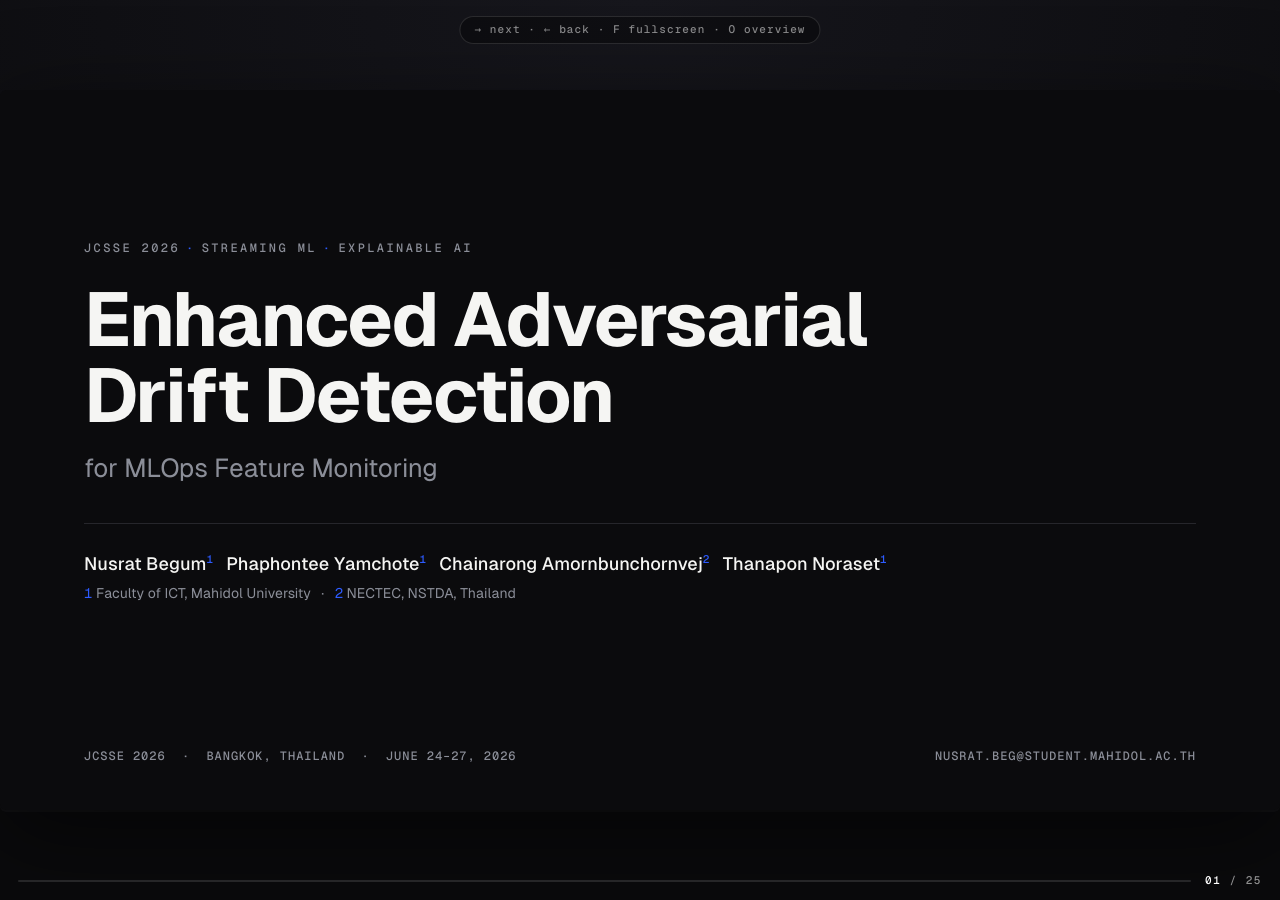
<file: slides_v5_web/index.html>
<!DOCTYPE html>
<html lang="en">
<head>
<meta charset="utf-8">
<title>EADD — JCSSE 2026</title>
<link rel="stylesheet" href="styles.css">
</head>
<body>

<!-- ============================================================
     SLIDE 1 — TITLE (dark)
     ============================================================ -->
<section class="slide dark">
  <div class="title-wrap">
    <div class="title-eyebrow">JCSSE 2026<span class="dot">·</span>STREAMING ML<span class="dot">·</span>EXPLAINABLE AI</div>
    <h1 class="title-main">Enhanced Adversarial<br>Drift Detection</h1>
    <div class="title-sub">for MLOps Feature Monitoring</div>
    <div class="title-rule"></div>
    <div class="authors">
      Nusrat Begum<sup>1</sup>&nbsp;&nbsp; Phaphontee Yamchote<sup>1</sup>&nbsp;&nbsp; Chainarong Amornbunchornvej<sup>2</sup>&nbsp;&nbsp; Thanapon Noraset<sup>1</sup>
    </div>
    <div class="affil"><span class="mono cobalt">1</span>&nbsp;Faculty of ICT, Mahidol University &nbsp;&nbsp;·&nbsp;&nbsp; <span class="mono cobalt">2</span>&nbsp;NECTEC, NSTDA, Thailand</div>
  </div>
  <div class="title-venue">
    <div>JCSSE 2026&nbsp;&nbsp;·&nbsp;&nbsp;BANGKOK, THAILAND&nbsp;&nbsp;·&nbsp;&nbsp;JUNE 24–27, 2026</div>
    <div>NUSRAT.BEG@STUDENT.MAHIDOL.AC.TH</div>
  </div>
</section>

<!-- ============================================================
     SLIDE 2 — ROADMAP (light)
     ============================================================ -->
<section class="slide">
  <div class="frame">
    <div class="head">
      <div class="kicker"><span class="accent">00</span> / ROADMAP</div>
      <h2>Where we are going</h2>
      <div class="rule"></div>
    </div>
    <div class="roadmap-grid">
      <div class="rm-step"><div class="n">01</div><div class="t">Motivation</div><div class="d">Why production detectors miss</div></div>
      <div class="rm-step"><div class="n">02</div><div class="t">Method</div><div class="d">The EADD pipeline</div></div>
      <div class="rm-step"><div class="n">03</div><div class="t">ASPT</div><div class="d">Sequential permutation test</div></div>
      <div class="rm-step"><div class="n">04</div><div class="t">SHAP + DSI</div><div class="d">Attribution & severity</div></div>
      <div class="rm-step"><div class="n">05</div><div class="t">Setup</div><div class="d">Synthetic + 13 real streams</div></div>
      <div class="rm-step"><div class="n">06</div><div class="t">Results</div><div class="d">Coverage, FA, speed, SHAP</div></div>
      <div class="rm-step"><div class="n">07</div><div class="t">Ablation</div><div class="d">Where the gain comes from</div></div>
      <div class="rm-step"><div class="n">08</div><div class="t">Outlook</div><div class="d">Limits & future work</div></div>
    </div>
    <div style="position:absolute; left:84px; right:84px; bottom:96px;">
      <div class="takeaway" style="font-size:16px;"><b>EADD answers WHETHER, WHEN, WHICH,</b> and <b>HOW SEVERE</b> — in one pipeline.</div>
    </div>
  </div>
  <div class="footer"><div>EADD</div><div class="pg"><div class="progress"><i style="width:8%"></i></div><div>02 / 23</div></div></div>
</section>

<!-- ============================================================
     SLIDE 3 — SECTION 01 (dark)
     ============================================================ -->
<section class="slide dark divider">
  <div class="ghost">01</div>
  <div class="body">
    <div class="secno">SECTION 01</div>
    <h1>The Problem</h1>
    <div class="sub">Why production ML detectors miss the mark.</div>
  </div>
  <div class="footer"><div>EADD</div><div class="pg"><div class="progress"><i style="width:13%"></i></div><div>03 / 23</div></div></div>
</section>

<!-- ============================================================
     SLIDE 4 — Production ML fails silently (light)
     ============================================================ -->
<section class="slide">
  <div class="frame">
    <div class="head">
      <div class="kicker"><span class="accent">01</span> / THE PROBLEM</div>
      <h2>Production ML fails silently</h2>
      <div class="rule"></div>
    </div>
    <div class="cols c2" style="grid-template-columns:1.15fr 1fr; gap:36px;">
      <div>
        <div class="minilabel">Accuracy after drift onset</div>
        <!-- line chart: accuracy decays -->
        <svg class="anim-line" width="540" height="280" viewBox="0 0 540 280">
          <!-- axes -->
          <line x1="56" y1="20" x2="56" y2="230" stroke="#E6E5E1" stroke-width="1"/>
          <line x1="56" y1="230" x2="520" y2="230" stroke="#E6E5E1" stroke-width="1"/>
          <!-- y ticks -->
          <text x="48" y="44" text-anchor="end" font-size="11" fill="#6B6F76">1.00</text>
          <text x="48" y="118" text-anchor="end" font-size="11" fill="#6B6F76">0.80</text>
          <text x="48" y="192" text-anchor="end" font-size="11" fill="#6B6F76">0.60</text>
          <line x1="53" y1="40" x2="56" y2="40" stroke="#6B6F76" stroke-width="1"/>
          <line x1="53" y1="114" x2="56" y2="114" stroke="#6B6F76" stroke-width="1"/>
          <line x1="53" y1="188" x2="56" y2="188" stroke="#6B6F76" stroke-width="1"/>
          <!-- drift onset vertical -->
          <line x1="288" y1="20" x2="288" y2="230" stroke="#F5A623" stroke-width="1" stroke-dasharray="4 4"/>
          <text x="288" y="252" text-anchor="middle" font-size="10.5" fill="#F5A623" letter-spacing="1">DRIFT ONSET</text>
          <!-- accuracy line: flat ~0.91 then decays to ~0.60 -->
          <!-- 0.91 -> y=73 ; 0.60 -> y=188 -->
          <polyline class="series" fill="none" stroke="#2D5BFF" stroke-width="2.5"
            points="56,73 110,71 165,74 220,72 288,73 320,92 360,120 410,152 460,176 520,186"/>
          <!-- silent failure region marker -->
          <circle cx="520" cy="186" r="3.5" fill="#E5484D"/>
          <text x="516" y="204" text-anchor="end" font-size="10.5" fill="#E5484D" letter-spacing="1">SILENT FAILURE</text>
          <text x="100" y="60" font-size="10.5" fill="#6B6F76" letter-spacing="1">DEPLOY · 0.91</text>
          <text x="56" y="270" font-size="11" fill="#6B6F76">stream time →</text>
        </svg>
        <div class="chips" style="margin-top:18px;">
          <div class="chip accent">Which features?</div>
          <div class="chip accent">How severe?</div>
          <div class="chip accent">Real or noise?</div>
        </div>
      </div>
      <div>
        <div class="card" style="padding:20px 22px;">
          <div class="cap">D3 — Gözüaçık et al., CIKM 2019</div>
          <div style="font-family:var(--geist); font-weight:600; font-size:17px; margin:8px 0 4px; letter-spacing:-.01em;">Most robust unsupervised detector</div>
          <div class="note" style="margin-bottom:14px;">Ranked most robust in <b>Lukats et al. 2024</b> — yet three structural gaps remain.</div>
          <ul class="gaplist">
            <li><span class="gn">01</span><span class="gt"><b>No formal significance test</b> → false alarms on autocorrelated streams.</span></li>
            <li><span class="gn">02</span><span class="gt"><b>No feature attribution</b> → "detect-and-discard" classifier.</span></li>
            <li><span class="gn">03</span><span class="gt"><b>Linear classifier</b> → misses non-linear / incremental drift.</span></li>
          </ul>
        </div>
      </div>
    </div>
  </div>
  <div class="footer"><div>EADD</div><div class="pg"><div class="progress"><i style="width:17%"></i></div><div>04 / 23</div></div></div>
</section>

<!-- ============================================================
     SLIDE 5 — Capability matrix (light)
     ============================================================ -->
<section class="slide">
  <div class="frame">
    <div class="head">
      <div class="kicker"><span class="accent">01</span> / THE PROBLEM</div>
      <h2>Capability matrix</h2>
      <div class="rule"></div>
    </div>
    <table class="matrix" style="margin-top:6px;">
      <thead>
        <tr>
          <th style="text-align:left;">Detector</th>
          <th>Whether</th><th>Which</th><th>Severity</th><th>Streaming</th>
        </tr>
      </thead>
      <tbody>
        <tr><td>DDM / EDDM</td><td class="pos">✓</td><td class="neg">✗</td><td class="neg">✗</td><td class="pos">✓</td></tr>
        <tr><td>KS / KSWIN</td><td class="pos">✓</td><td class="warn">~</td><td class="neg">✗</td><td class="pos">✓</td></tr>
        <tr><td>D3</td><td class="pos">✓</td><td class="neg">✗</td><td class="neg">✗</td><td class="pos">✓</td></tr>
        <tr><td>Vertex AI / Clarify</td><td class="pos">✓</td><td class="pos">✓</td><td class="warn">~</td><td class="neg">✗</td></tr>
        <tr><td>TRIPODD / HDPD</td><td class="pos">✓</td><td class="pos">✓</td><td class="neg">✗</td><td class="neg">✗</td></tr>
        <tr class="hl"><td>EADD (this work)</td><td class="pos">✓</td><td class="pos">✓</td><td class="pos">✓</td><td class="pos">✓</td></tr>
      </tbody>
    </table>
    <div class="takeaway" style="margin-top:26px;"><b>No prior unsupervised streaming detector integrates whether + which + severity.</b></div>
    <div class="legend" style="margin-top:20px;">
      <div class="li"><span class="sw" style="background:#12A150;"></span> ✓ supported</div>
      <div class="li"><span class="sw" style="background:#F5A623;"></span> ~ partial</div>
      <div class="li"><span class="sw" style="background:#E5484D;"></span> ✗ none</div>
    </div>
  </div>
  <div class="footer"><div>EADD</div><div class="pg"><div class="progress"><i style="width:22%"></i></div><div>05 / 23</div></div></div>
</section>

<!-- ============================================================
     SLIDE 6 — Three contributions (light)
     ============================================================ -->
<section class="slide">
  <div class="frame">
    <div class="head">
      <div class="kicker"><span class="accent">01</span> / CONTRIBUTIONS</div>
      <h2>Three contributions</h2>
      <div class="rule"></div>
    </div>
    <div class="contrib">
      <div class="card">
        <div class="ix">01</div>
        <h3>ASPT</h3>
        <div class="sub">Adaptive Sequential Permutation Test</div>
        <p>A formal permutation test gates drift confirmation — restoring statistical rigour to unsupervised detection.</p>
        <div class="foot">90–95% fewer permutations · confirms at i=20 vs B<sub>max</sub>=199 · inspired by Gandy 2009</div>
      </div>
      <div class="card">
        <div class="ix">02</div>
        <h3>SHAP + DSI</h3>
        <div class="sub">Attribution & Severity</div>
        <p>TreeSHAP on the C2ST classifier identifies <i>which</i> features drifted; an entropy-normalised index scores <i>how severe</i>.</p>
        <div class="foot">DSI = AUC · (1 − H<sub>norm</sub>(s))</div>
      </div>
      <div class="card">
        <div class="ix">03</div>
        <h3>Benchmark</h3>
        <div class="sub">vs 7 unsupervised detectors</div>
        <p>EADD evaluated against 7 detectors on synthetic streams + 13 real-world streams.</p>
        <div class="foot">4/4 coverage · 0 false alarms · P@k = R@k = 1.0 (univariate)</div>
      </div>
    </div>
  </div>
  <div class="footer"><div>EADD</div><div class="pg"><div class="progress"><i style="width:26%"></i></div><div>06 / 23</div></div></div>
</section>

<!-- ============================================================
     SLIDE 7 — SECTION 02 (dark)
     ============================================================ -->
<section class="slide dark divider">
  <div class="ghost">02</div>
  <div class="body">
    <div class="secno">SECTION 02</div>
    <h1>The EADD Pipeline</h1>
    <div class="sub">Four-step streaming detector.</div>
  </div>
  <div class="footer"><div>EADD</div><div class="pg"><div class="progress"><i style="width:30%"></i></div><div>07 / 23</div></div></div>
</section>

<!-- ============================================================
     SLIDE 8 — End-to-end pipeline (light)
     ============================================================ -->
<section class="slide">
  <div class="frame">
    <div class="head">
      <div class="kicker"><span class="accent">02</span> / METHOD</div>
      <h2>End-to-end pipeline</h2>
      <div class="rule"></div>
    </div>
    <div style="margin-top:6px;">
      <!-- Row 1 -->
      <div class="flow" style="margin-bottom:14px;">
        <div class="fbox" style="border-color:#2D5BFF;">
          <div class="fn">STREAM</div><div class="ft">{x<sub>t</sub>} ∈ ℝ<sup>d</sup></div>
        </div>
        <span class="farrow">→</span>
        <div class="fbox"><div class="fn">① ADAPTIVE WINDOWS</div><div class="ft">W<sub>ref</sub> reservoir · W<sub>cur</sub> sliding</div></div>
        <span class="farrow">→</span>
        <div class="fbox"><div class="fn">② LIGHTGBM C2ST</div><div class="ft">AUC · H<sub>pred</sub></div></div>
        <span class="farrow">→</span>
        <div class="fdiamond">◇ AUC &gt; τ ?</div>
      </div>
      <!-- Row 2 (continues from the AUC>τ? "yes" branch) -->
      <div class="flow" style="margin-bottom:14px;">
        <span class="mono" style="color:#6B6F76; font-size:12px; font-weight:500; align-self:center; white-space:nowrap;">↳ yes</span>
        <span class="farrow">→</span>
        <div class="fbox"><div class="fn">③ ASPT</div><div class="ft">sequential perm. test</div></div>
        <span class="farrow">→</span>
        <div class="fdiamond">◇ p &lt; α ?</div>
        <span class="farrow">→</span>
        <div class="fbox"><div class="fn">④ TreeSHAP + DSI</div><div class="ft">attribution · severity</div></div>
        <span class="farrow">→</span>
        <div class="fbox" style="border-color:#2D5BFF; background:rgba(45,91,255,.06);">
          <div class="fn" style="color:#2D5BFF;">DRIFT ALERT</div><div class="ft">features · severity</div>
        </div>
      </div>
      <!-- no branches -->
      <div class="flow">
        <div class="fbox" style="border-style:dashed; border-color:#E5484D;">
          <div class="fn" style="color:#E5484D;">NO ✕</div><div class="fd" style="margin-top:2px;">Either gate fails → no drift · resume stream</div>
        </div>
      </div>
    </div>
    <div class="card" style="margin-top:24px; border-color:#2D5BFF; background:rgba(45,91,255,.04); padding:16px 20px;">
      <div class="mono" style="font-weight:500; font-size:15px; color:#2D5BFF;">Two-stage gate ⇒ Type I error bound: &nbsp; Pr(AUC &gt; τ | H₀) · α ≤ α</div>
    </div>
  </div>
  <div class="footer"><div>EADD</div><div class="pg"><div class="progress"><i style="width:35%"></i></div><div>08 / 23</div></div></div>
</section>

<!-- ============================================================
     SLIDE 9 — ASPT (light)
     ============================================================ -->
<section class="slide">
  <div class="frame">
    <div class="head">
      <div class="kicker"><span class="accent">03</span> / METHOD — ASPT</div>
      <h2>Adaptive Sequential Permutation Test</h2>
      <div class="rule"></div>
    </div>
    <div class="cols c2" style="grid-template-columns:1fr 1fr; gap:36px;">
      <div>
        <div class="minilabel">Problem → Idea</div>
        <div class="note" style="margin-bottom:8px;"><b>D3's fixed AUC threshold</b> → false alarms on autocorrelated streams.</div>
        <div class="note" style="margin-bottom:16px;"><b>Idea:</b> permute labels iteratively; stop early when the evidence is decisive.</div>
        <div class="rules">
          <div class="rulebox pos">
            <div class="rt pos">Early reject H₀ — confirm drift</div>
            <div class="rf">c<sub>i</sub>=0, &nbsp;i ≥ B<sub>min</sub>, &nbsp;1/(i+1) &lt; α &nbsp;⇒&nbsp; p = 1/(i+1)</div>
          </div>
          <div class="rulebox neg">
            <div class="rt neg">Early accept H₀ — no drift</div>
            <div class="rf">c<sub>i</sub>/i &gt; 2α, &nbsp;i ≥ B<sub>min</sub> &nbsp;⇒&nbsp; p = (c<sub>i</sub>+1)/(i+1)</div>
          </div>
          <div class="rulebox base">
            <div class="rt basec">Terminal</div>
            <div class="rf">p = (c<sub>Bmax</sub>+1)/(B<sub>max</sub>+1)</div>
          </div>
        </div>
      </div>
      <div>
        <div class="minilabel">Permutations used per decision</div>
        <!-- bar chart: D3 fixed 199, EADD drift 20, EADD stable 10 -->
        <svg class="anim-barsx" width="540" height="270" viewBox="0 0 540 270">
          <!-- axis -->
          <line x1="150" y1="20" x2="150" y2="200" stroke="#E6E5E1" stroke-width="1"/>
          <line x1="150" y1="200" x2="510" y2="200" stroke="#E6E5E1" stroke-width="1"/>
          <!-- scale: 0..199 over 150..500 (350px). 199 -> 500 -->
          <!-- x gridlines -->
          <text x="150" y="218" text-anchor="middle" font-size="10.5" fill="#6B6F76">0</text>
          <text x="326" y="218" text-anchor="middle" font-size="10.5" fill="#6B6F76">100</text>
          <text x="502" y="218" text-anchor="middle" font-size="10.5" fill="#6B6F76">199</text>
          <!-- dashed "fixed budget" at 199 -->
          <line x1="502" y1="20" x2="502" y2="200" stroke="#8B8D98" stroke-width="1" stroke-dasharray="4 4"/>
          <text x="502" y="14" text-anchor="middle" font-size="9.5" fill="#8B8D98" letter-spacing="1">FIXED BUDGET</text>
          <!-- bars: y positions -->
          <!-- D3 fixed 199 -> width 352 -->
          <rect x="150" y="40" width="352" height="34" fill="#8B8D98"/>
          <text x="146" y="62" text-anchor="end" font-size="12" fill="#0E0E10">D3 fixed</text>
          <text x="496" y="61" text-anchor="end" font-size="12" fill="#FBFBF9" font-weight="500">199</text>
          <!-- EADD drift 20 -> width 35.4 -->
          <rect x="150" y="98" width="35.4" height="34" fill="#2D5BFF"/>
          <text x="146" y="120" text-anchor="end" font-size="12" fill="#0E0E10">EADD drift</text>
          <text x="193" y="119" font-size="12" fill="#0E0E10" font-weight="500">20</text>
          <!-- EADD stable 10 -> width 17.7 -->
          <rect x="150" y="156" width="17.7" height="34" fill="#2D5BFF" opacity="0.55"/>
          <text x="146" y="178" text-anchor="end" font-size="12" fill="#0E0E10">EADD stable</text>
          <text x="175" y="177" font-size="12" fill="#0E0E10" font-weight="500">10</text>
          <text x="150" y="248" font-size="11" fill="#6B6F76">permutations →</text>
        </svg>
        <div style="margin-top:14px;"><span class="badge">90–95% fewer permutations · α preserved</span></div>
      </div>
    </div>
  </div>
  <div class="footer"><div>EADD</div><div class="pg"><div class="progress"><i style="width:39%"></i></div><div>09 / 23</div></div></div>
</section>

<!-- ============================================================
     SLIDE 10 — SHAP + DSI (light)
     ============================================================ -->
<section class="slide">
  <div class="frame">
    <div class="head">
      <div class="kicker"><span class="accent">04</span> / METHOD — ATTRIBUTION</div>
      <h2>SHAP attribution & severity</h2>
      <div class="rule"></div>
    </div>
    <div class="cols c2" style="grid-template-columns:1fr 1fr; gap:36px;">
      <div>
        <div class="minilabel">Which features</div>
        <div class="eqline" style="margin-bottom:14px;">
          φ̄<sub>j</sub> = (1/n) Σ<sub>i</sub> |φ<sub>j</sub><sup>(i)</sup>|<br>
          s<sub>j</sub> = φ̄<sub>j</sub> / Σ<sub>k</sub> φ̄<sub>k</sub>
        </div>
        <div class="eq big" style="margin-bottom:14px;">DSI = AUC × (1 − H<sub>norm</sub>(s))</div>
        <div class="eqline" style="font-size:14px;">
          H<sub>norm</sub>(s) = −Σ<sub>j</sub> s<sub>j</sub> log₂ s<sub>j</sub> / log₂ d &nbsp;∈ [0,1]
        </div>
        <div class="note" style="margin-top:8px;">Dimensionality-invariant — comparable across feature counts.</div>
      </div>
      <div>
        <div class="minilabel">Severity gradient</div>
        <div class="sevbar" style="margin-bottom:6px;">
          <div style="flex:30; background:#12A150;">LOW</div>
          <div style="flex:30; background:#F5A623;">MODERATE</div>
          <div style="flex:40; background:#E5484D;">CRITICAL</div>
        </div>
        <div style="display:flex; justify-content:space-between; font-family:var(--mono); font-size:10.5px; color:#6B6F76; margin-bottom:18px;">
          <span>0</span><span>0.3</span><span>0.6</span><span>1.0</span>
        </div>
        <table class="tiers">
          <tr><td class="pos">Low &lt;0.3</td><td>Scheduled retrain</td></tr>
          <tr><td class="warn">Moderate 0.3–0.6</td><td>Audit shared source</td></tr>
          <tr><td class="neg">Critical &gt;0.6</td><td>Audit pipeline</td></tr>
        </table>
        <div class="note" style="margin-top:14px;">Heuristic tiers; require domain calibration.</div>
      </div>
    </div>
  </div>
  <div class="footer"><div>EADD</div><div class="pg"><div class="progress"><i style="width:43%"></i></div><div>10 / 23</div></div></div>
</section>

<!-- ============================================================
     SLIDE 11 — SECTION 03 (dark)
     ============================================================ -->
<section class="slide dark divider">
  <div class="ghost">03</div>
  <div class="body">
    <div class="secno">SECTION 03</div>
    <h1>Experiments & Results</h1>
    <div class="sub">What does EADD actually do?</div>
  </div>
  <div class="footer"><div>EADD</div><div class="pg"><div class="progress"><i style="width:48%"></i></div><div>11 / 23</div></div></div>
</section>

<!-- ============================================================
     SLIDE 12 — Setup (light)
     ============================================================ -->
<section class="slide">
  <div class="frame">
    <div class="head">
      <div class="kicker"><span class="accent">05</span> / EXPERIMENTS</div>
      <h2>Experimental setup</h2>
      <div class="rule"></div>
    </div>
    <div class="setup">
      <div class="card">
        <div class="ex">EXP 1</div>
        <h3>Synthetic</h3>
        <ul>
          <li><span class="m">n=5,000</span>, <span class="m">d=5</span></li>
          <li>4 drift patterns: abrupt / gradual / incremental / recurring</li>
          <li>4 stable streams for false-alarm robustness</li>
        </ul>
      </div>
      <div class="card">
        <div class="ex">EXP 2</div>
        <h3>Real-world</h3>
        <ul>
          <li><span class="m">13 streams</span> · Lukats+ 2024</li>
          <li>4 annotated INSECTS · 9 unannotated</li>
          <li>Metrics: Precision / Recall / MTD</li>
        </ul>
      </div>
      <div class="card">
        <div class="ex">EXP 3</div>
        <h3>SHAP accuracy</h3>
        <ul>
          <li><span class="m">n=10,000</span>, <span class="m">d=10</span>; drift @ <span class="m">t=5,000</span></li>
          <li>univariate / subset / multivariate</li>
          <li>Metrics: P@k / R@k / DSI</li>
        </ul>
      </div>
    </div>
    <div class="strip">
      <div>
        <div class="sl">Baselines</div>
        <div class="sv">D3 · BNDM · CSDDM · IBDD · OCDD · SPLL · UDetect</div>
      </div>
      <div style="border-left:1px solid var(--hair); padding-left:36px;">
        <div class="sl">Config</div>
        <div class="sv">LightGBM (50 trees) · N<sub>ref</sub>=500 · N<sub>cur</sub>=200 · M=50 · B<sub>max</sub>=199 · B<sub>min</sub>=10 · α=0.05 · τ=0.7</div>
      </div>
    </div>
  </div>
  <div class="footer"><div>EADD</div><div class="pg"><div class="progress"><i style="width:52%"></i></div><div>12 / 23</div></div></div>
</section>

<!-- ============================================================
     SLIDE 13 — Headline results (DARK moment)
     ============================================================ -->
<section class="slide dark">
  <div class="frame">
    <div class="head">
      <div class="kicker"><span class="accent">03</span> / HEADLINE RESULTS</div>
      <h2 style="color:var(--snow);">What EADD delivers</h2>
      <div class="rule"></div>
    </div>
    <div class="bigstats" style="margin-top:50px;">
      <div class="bs"><div class="bnum">4/4</div><div class="btick"></div><div class="bcap">Synthetic<br>drift coverage</div></div>
      <div class="bs"><div class="bnum">0</div><div class="btick"></div><div class="bcap">False alarms<br>on stable streams</div></div>
      <div class="bs"><div class="bnum">8×</div><div class="btick"></div><div class="bcap">Faster MTD vs D3<br>(incremental)</div></div>
      <div class="bs"><div class="bnum">1.00</div><div class="btick"></div><div class="bcap">P@k = R@k<br>(univariate SHAP)</div></div>
    </div>
    <div style="position:absolute; left:84px; right:84px; bottom:108px;">
      <div class="lead" style="font-size:21px; max-width:1000px;">EADD is the <span class="cobalt">only</span> detector achieving <b>both</b> full drift-type coverage <b>and</b> zero false alarms — while answering <i>which</i> and <i>how severe</i>, in one streaming pipeline.</div>
      <div class="mono" style="font-size:12px; color:var(--nightmuted); margin-top:18px; letter-spacing:.04em;">Mann–Whitney U vs D3 on autocorrelated streams: p = 0.0101 (τ = 0.6).</div>
    </div>
  </div>
  <div class="footer"><div>EADD</div><div class="pg"><div class="progress"><i style="width:57%"></i></div><div>13 / 23</div></div></div>
</section>

<!-- ============================================================
     SLIDE 14 — Synthetic coverage vs FA (light)
     ============================================================ -->
<section class="slide">
  <div class="frame">
    <div class="head">
      <div class="kicker"><span class="accent">06</span> / RESULTS — SYNTHETIC</div>
      <h2>Coverage vs false alarms</h2>
      <div class="rule"></div>
    </div>
    <div class="cols c2" style="grid-template-columns:1.5fr 1fr; gap:40px;">
      <div>
        <div class="minilabel">Mean false alarms per type (bars) · coverage /4 (○)</div>
        <!-- combined chart -->
        <svg class="anim-bars" width="660" height="320" viewBox="0 0 660 320">
          <!-- axes -->
          <line x1="50" y1="20" x2="50" y2="250" stroke="#E6E5E1" stroke-width="1"/>
          <line x1="50" y1="250" x2="640" y2="250" stroke="#E6E5E1" stroke-width="1"/>
          <!-- left y (FA) ticks: 0..50 -> 250..20 (230px) -->
          <text x="42" y="254" text-anchor="end" font-size="10.5" fill="#6B6F76">0</text>
          <text x="42" y="139" text-anchor="end" font-size="10.5" fill="#6B6F76">25</text>
          <text x="42" y="24" text-anchor="end" font-size="10.5" fill="#6B6F76">50</text>
          <!-- gridlines -->
          <line x1="50" y1="135" x2="640" y2="135" stroke="#F2F1ED" stroke-width="1"/>
          <!-- bars: 8 detectors. plot area 60..630 (570px), 8 groups -->
          <!-- FA scale: value/50 * 230 -->
          <!-- EADD 0.00, BNDM 4.75, CSDDM 5.50, IBDD 46.25, OCDD 17.50, D3 0.00, SPLL 0.00, UDetect 0 -->
          <!-- positions x centers: 86,154,222,290,358,426,494,562 ; bar width 36 -->
          <!-- EADD 0 -> h0 -->
          <rect x="68" y="248" width="36" height="2" fill="#2D5BFF"/>
          <text x="86" y="248" text-anchor="middle" font-size="11" fill="#2D5BFF" font-weight="500">0.00</text>
          <!-- BNDM 4.75 -> h21.85 -->
          <rect x="136" y="228" width="36" height="22" fill="#8B8D98"/>
          <text x="154" y="222" text-anchor="middle" font-size="10" fill="#6B6F76">4.75</text>
          <!-- CSDDM 5.50 -> h25.3 -->
          <rect x="204" y="225" width="36" height="25" fill="#8B8D98"/>
          <text x="222" y="219" text-anchor="middle" font-size="10" fill="#6B6F76">5.50</text>
          <!-- IBDD 46.25 -> h212.75 -->
          <rect x="272" y="37" width="36" height="213" fill="#E5484D"/>
          <text x="318" y="48" text-anchor="start" font-size="10" fill="#6B6F76">46.25</text>
          <!-- OCDD 17.50 -> h80.5 -->
          <rect x="340" y="170" width="36" height="80" fill="#F5A623"/>
          <text x="358" y="164" text-anchor="middle" font-size="10" fill="#6B6F76">17.50</text>
          <!-- D3 0 -->
          <rect x="408" y="248" width="36" height="2" fill="#8B8D98"/>
          <text x="426" y="240" text-anchor="middle" font-size="10" fill="#6B6F76">0.00</text>
          <!-- SPLL 0 -->
          <rect x="476" y="248" width="36" height="2" fill="#8B8D98"/>
          <text x="494" y="240" text-anchor="middle" font-size="10" fill="#6B6F76">0.00</text>
          <!-- UDetect 0 -->
          <rect x="544" y="248" width="36" height="2" fill="#8B8D98"/>
          <text x="562" y="240" text-anchor="middle" font-size="10" fill="#6B6F76">0</text>
          <!-- coverage markers (second axis /4). cov4 -> y=58, cov2 -> y=152, cov0 -> y=246 -->
          <!-- EADD cov4 -->
          <circle cx="86" cy="58" r="5" fill="none" stroke="#2D5BFF" stroke-width="2"/>
          <!-- BNDM cov4 -->
          <circle cx="154" cy="58" r="5" fill="none" stroke="#0E0E10" stroke-width="1.5"/>
          <!-- CSDDM cov4 -->
          <circle cx="222" cy="58" r="5" fill="none" stroke="#0E0E10" stroke-width="1.5"/>
          <!-- IBDD cov4 (paper halo so the marker sits cleanly on the tall bar) -->
          <circle cx="290" cy="58" r="8.5" fill="#FBFBF9"/>
          <circle cx="290" cy="58" r="5" fill="none" stroke="#0E0E10" stroke-width="1.5"/>
          <!-- OCDD cov4 -->
          <circle cx="358" cy="58" r="5" fill="none" stroke="#0E0E10" stroke-width="1.5"/>
          <!-- D3 cov2 -->
          <circle cx="426" cy="152" r="5" fill="none" stroke="#0E0E10" stroke-width="1.5"/>
          <!-- SPLL cov2 -->
          <circle cx="494" cy="152" r="5" fill="none" stroke="#0E0E10" stroke-width="1.5"/>
          <!-- UDetect cov0 -->
          <circle cx="562" cy="246" r="5" fill="none" stroke="#0E0E10" stroke-width="1.5"/>
          <!-- coverage dashed connecting line (subtle) -->
          <!-- x labels -->
          <text x="86" y="268" text-anchor="middle" font-size="10.5" fill="#2D5BFF" font-weight="500">EADD</text>
          <text x="154" y="268" text-anchor="middle" font-size="10" fill="#6B6F76">BNDM</text>
          <text x="222" y="268" text-anchor="middle" font-size="10" fill="#6B6F76">CSDDM</text>
          <text x="290" y="268" text-anchor="middle" font-size="10" fill="#6B6F76">IBDD</text>
          <text x="358" y="268" text-anchor="middle" font-size="10" fill="#6B6F76">OCDD</text>
          <text x="426" y="268" text-anchor="middle" font-size="10" fill="#6B6F76">D3</text>
          <text x="494" y="268" text-anchor="middle" font-size="10" fill="#6B6F76">SPLL</text>
          <text x="562" y="268" text-anchor="middle" font-size="10" fill="#6B6F76">UDetect</text>
          <!-- right axis coverage scale -->
          <text x="652" y="62" text-anchor="end" font-size="10" fill="#6B6F76">4</text>
          <text x="652" y="156" text-anchor="end" font-size="10" fill="#6B6F76">2</text>
          <text x="652" y="250" text-anchor="end" font-size="10" fill="#6B6F76">0</text>
          <text x="50" y="296" font-size="10.5" fill="#6B6F76">bars = mean FA · ○ = coverage (right axis)</text>
        </svg>
      </div>
      <div>
        <div class="takeaway" style="margin-top:30px;"><b>EADD: 4/4 coverage AND 0 false alarms.</b></div>
        <div class="note" style="margin-top:18px;">BNDM / CSDDM / IBDD / OCDD also hit 4/4 — but pay a heavy false-alarm cost.</div>
        <div class="note" style="margin-top:14px;">D3 / SPLL keep 0 FA only by missing half the drift types.</div>
      </div>
    </div>
  </div>
  <div class="footer"><div>EADD</div><div class="pg"><div class="progress"><i style="width:61%"></i></div><div>14 / 23</div></div></div>
</section>

<!-- ============================================================
     SLIDE 15 — INSECTS faster detection (light)
     ============================================================ -->
<section class="slide">
  <div class="frame">
    <div class="head">
      <div class="kicker"><span class="accent">06</span> / RESULTS — INSECTS</div>
      <h2>Faster detection on real streams</h2>
      <div class="rule"></div>
    </div>
    <div class="cols c2" style="grid-template-columns:1.4fr 1fr; gap:40px;">
      <div>
        <div class="minilabel">Mean Time to Detection — lower is better</div>
        <svg class="anim-bars" width="620" height="300" viewBox="0 0 620 300">
          <line x1="56" y1="20" x2="56" y2="230" stroke="#E6E5E1" stroke-width="1"/>
          <line x1="56" y1="230" x2="600" y2="230" stroke="#E6E5E1" stroke-width="1"/>
          <!-- scale: 0..350 over 230..20 (210px). val/350*210 -->
          <text x="48" y="234" text-anchor="end" font-size="10.5" fill="#6B6F76">0</text>
          <text x="48" y="129" text-anchor="end" font-size="10.5" fill="#6B6F76">175</text>
          <text x="48" y="24" text-anchor="end" font-size="10.5" fill="#6B6F76">350</text>
          <line x1="56" y1="125" x2="600" y2="125" stroke="#F2F1ED" stroke-width="1"/>
          <!-- groups: Abrupt(135/155.5), IncrAbrupt(33/272.5), IncrRecur(133/323.5) -->
          <!-- group centers: 160, 330, 500 ; bar width 46, gap 8 -->
          <!-- Abrupt EADD 135 -> h81 -->
          <rect x="118" y="149" width="46" height="81" fill="#12A150"/>
          <text x="141" y="143" text-anchor="middle" font-size="10" fill="#6B6F76">135</text>
          <!-- Abrupt D3 155.5 -> h93.3 -->
          <rect x="172" y="137" width="46" height="93" fill="#8B8D98"/>
          <text x="195" y="131" text-anchor="middle" font-size="10" fill="#6B6F76">155.5</text>
          <text x="168" y="248" text-anchor="middle" font-size="11" fill="#0E0E10">Abrupt</text>
          <!-- IncrAbrupt EADD 33 -> h19.8 -->
          <rect x="288" y="210" width="46" height="20" fill="#12A150"/>
          <text x="311" y="204" text-anchor="middle" font-size="10" fill="#6B6F76">33</text>
          <!-- IncrAbrupt D3 272.5 -> h163.5 -->
          <rect x="342" y="67" width="46" height="163" fill="#8B8D98"/>
          <text x="365" y="61" text-anchor="middle" font-size="10" fill="#6B6F76">272.5</text>
          <text x="338" y="248" text-anchor="middle" font-size="11" fill="#0E0E10">IncrAbrupt</text>
          <!-- IncrRecur EADD 133 -> h79.8 -->
          <rect x="458" y="150" width="46" height="80" fill="#12A150"/>
          <text x="481" y="144" text-anchor="middle" font-size="10" fill="#6B6F76">133</text>
          <!-- IncrRecur D3 323.5 -> h194 -->
          <rect x="512" y="36" width="46" height="194" fill="#8B8D98"/>
          <text x="535" y="30" text-anchor="middle" font-size="10" fill="#6B6F76">323.5</text>
          <text x="508" y="248" text-anchor="middle" font-size="11" fill="#0E0E10">IncrRecur</text>
          <!-- legend -->
          <rect x="56" y="270" width="14" height="10" fill="#12A150"/>
          <text x="76" y="279" font-size="10.5" fill="#6B6F76">EADD</text>
          <rect x="146" y="270" width="14" height="10" fill="#8B8D98"/>
          <text x="166" y="279" font-size="10.5" fill="#6B6F76">D3</text>
        </svg>
      </div>
      <div>
        <div class="tiles" style="flex-direction:column; gap:12px;">
          <div class="tile"><div class="tn">8×</div><div class="td">faster · IncrAbrupt 33 vs 272.5</div></div>
          <div class="tile"><div class="tn">2.4×</div><div class="td">faster · IncrRecur 133 vs 323.5</div></div>
          <div class="tile"><div class="tn">13%</div><div class="td">faster · Abrupt 135 vs 155.5</div></div>
        </div>
        <div class="note" style="margin-top:18px;">EADD beats D3 on MTD in all three jointly detected INSECTS streams. <b>InsectsGradual missed by both.</b></div>
      </div>
    </div>
  </div>
  <div class="footer"><div>EADD</div><div class="pg"><div class="progress"><i style="width:65%"></i></div><div>15 / 23</div></div></div>
</section>

<!-- ============================================================
     SLIDE 16 — SHAP attribution (light)
     ============================================================ -->
<section class="slide">
  <div class="frame">
    <div class="head">
      <div class="kicker"><span class="accent">06</span> / RESULTS — SHAP</div>
      <h2>Attribution: P@k = R@k = 1.0</h2>
      <div class="rule"></div>
    </div>
    <div class="cols c2" style="grid-template-columns:1fr 1.15fr; gap:40px;">
      <div>
        <div class="minilabel">Top-feature SHAP share (%)</div>
        <svg class="anim-bars" width="520" height="290" viewBox="0 0 520 290">
          <line x1="56" y1="20" x2="56" y2="220" stroke="#E6E5E1" stroke-width="1"/>
          <line x1="56" y1="220" x2="500" y2="220" stroke="#E6E5E1" stroke-width="1"/>
          <!-- scale 0..60 -> 220..20 (200px). val/60*200 -->
          <text x="48" y="224" text-anchor="end" font-size="10.5" fill="#6B6F76">0</text>
          <text x="48" y="124" text-anchor="end" font-size="10.5" fill="#6B6F76">30</text>
          <text x="48" y="24" text-anchor="end" font-size="10.5" fill="#6B6F76">60</text>
          <!-- dashed uniform 10% -> y = 220 - 10/60*200 = 186.7 -->
          <line x1="56" y1="187" x2="500" y2="187" stroke="#8B8D98" stroke-width="1" stroke-dasharray="4 4"/>
          <text x="500" y="182" text-anchor="end" font-size="9.5" fill="#8B8D98">uniform 10%</text>
          <!-- bars centers 130,275,420 width 70 -->
          <!-- Univariate 52.3 -> h174.3 -->
          <rect x="95" y="46" width="70" height="174" fill="#2D5BFF"/>
          <text x="130" y="40" text-anchor="middle" font-size="11" fill="#0E0E10" font-weight="500">52.3</text>
          <!-- Subset 24.5 -> h81.7 -->
          <rect x="240" y="138" width="70" height="82" fill="#2D5BFF" opacity="0.65"/>
          <text x="275" y="132" text-anchor="middle" font-size="11" fill="#0E0E10" font-weight="500">24.5</text>
          <!-- Multivariate 14.6 -> h48.7 -->
          <rect x="385" y="171" width="70" height="49" fill="#2D5BFF" opacity="0.4"/>
          <text x="420" y="165" text-anchor="middle" font-size="11" fill="#0E0E10" font-weight="500">14.6</text>
          <text x="130" y="238" text-anchor="middle" font-size="10.5" fill="#6B6F76">Univariate</text>
          <text x="275" y="238" text-anchor="middle" font-size="10.5" fill="#6B6F76">Subset</text>
          <text x="420" y="238" text-anchor="middle" font-size="10.5" fill="#6B6F76">Multivariate</text>
        </svg>
      </div>
      <div>
        <table class="dtable" style="margin-top:8px;">
          <thead>
            <tr><th>Scenario</th><th>AUC</th><th>Top feat.</th><th>Share</th><th>DSI</th></tr>
          </thead>
          <tbody>
            <tr><td>Univariate (1/10)</td><td>0.784</td><td>F3</td><td>52.3%</td><td>0.193</td></tr>
            <tr><td>Subset (3/10)</td><td>0.809</td><td>F5</td><td>24.5%</td><td>0.096</td></tr>
            <tr><td>Multivariate (10/10)</td><td>0.806</td><td>F2</td><td>14.6%</td><td>0.016</td></tr>
          </tbody>
        </table>
        <div class="note" style="margin-top:22px;">DSI orders by concentration: <b>univariate &gt; subset &gt; multivariate</b> — consistent with H<sub>norm</sub>.</div>
      </div>
    </div>
  </div>
  <div class="footer"><div>EADD</div><div class="pg"><div class="progress"><i style="width:70%"></i></div><div>16 / 23</div></div></div>
</section>

<!-- ============================================================
     SLIDE 17 — False-alarm robustness (light)
     ============================================================ -->
<section class="slide">
  <div class="frame">
    <div class="head">
      <div class="kicker"><span class="accent">06</span> / RESULTS — ROBUSTNESS</div>
      <h2>Zero false alarms on stable streams</h2>
      <div class="rule"></div>
    </div>
    <div class="cols c2" style="grid-template-columns:1.5fr 1fr; gap:40px;">
      <div>
        <div class="minilabel">False alarms per stable stream type — lower is better</div>
        <svg class="anim-bars" width="660" height="300" viewBox="0 0 660 300">
          <line x1="56" y1="20" x2="56" y2="230" stroke="#E6E5E1" stroke-width="1"/>
          <line x1="56" y1="230" x2="645" y2="230" stroke="#E6E5E1" stroke-width="1"/>
          <!-- scale 0..90 -> 230..20 (210px). val/90*210 -->
          <text x="48" y="234" text-anchor="end" font-size="10.5" fill="#6B6F76">0</text>
          <text x="48" y="129" text-anchor="end" font-size="10.5" fill="#6B6F76">45</text>
          <text x="48" y="24" text-anchor="end" font-size="10.5" fill="#6B6F76">90</text>
          <line x1="56" y1="125" x2="645" y2="125" stroke="#F2F1ED" stroke-width="1"/>
          <!-- 4 groups, each 3 bars (EADD pos, D3τ0.6 neg, D3τ0.7 base). bar w=28 gap2 -->
          <!-- Gaussian 0/0/0 ; Autocorr 0/87.4/54.6 ; Hetero 0/10.4/0 ; Corr 0/10.0/0 -->
          <!-- group centers: 145, 295, 445, 590 -->
          <!-- Gaussian -->
          <rect x="103" y="228" width="28" height="2" fill="#12A150"/>
          <rect x="133" y="228" width="28" height="2" fill="#E5484D"/>
          <rect x="163" y="228" width="28" height="2" fill="#8B8D98"/>
          <text x="147" y="246" text-anchor="middle" font-size="10" fill="#0E0E10">Gaussian iid</text>
          <text x="147" y="222" text-anchor="middle" font-size="9.5" fill="#6B6F76">0 / 0 / 0</text>
          <!-- Autocorrelated: EADD0, D3τ0.6 87.4 -> h203.9, D3τ0.7 54.6 -> h127.4 -->
          <rect x="253" y="228" width="28" height="2" fill="#12A150"/>
          <text x="267" y="224" text-anchor="middle" font-size="9.5" fill="#12A150" font-weight="500">0</text>
          <rect x="283" y="26" width="28" height="204" fill="#E5484D"/>
          <text x="297" y="20" text-anchor="middle" font-size="9.5" fill="#6B6F76">87.4</text>
          <rect x="313" y="103" width="28" height="127" fill="#8B8D98"/>
          <text x="327" y="97" text-anchor="middle" font-size="9.5" fill="#6B6F76">54.6</text>
          <text x="297" y="246" text-anchor="middle" font-size="10" fill="#0E0E10">Autocorr AR(1)</text>
          <!-- Hetero: 0/10.4/0. 10.4 -> h24.3 -->
          <rect x="403" y="228" width="28" height="2" fill="#12A150"/>
          <rect x="433" y="206" width="28" height="24" fill="#E5484D"/>
          <text x="447" y="200" text-anchor="middle" font-size="9.5" fill="#6B6F76">10.4</text>
          <rect x="463" y="228" width="28" height="2" fill="#8B8D98"/>
          <text x="447" y="246" text-anchor="middle" font-size="10" fill="#0E0E10">Heterosced.</text>
          <!-- Correlated: 0/10.0/0. 10 -> h23.3 -->
          <rect x="548" y="228" width="28" height="2" fill="#12A150"/>
          <rect x="578" y="207" width="28" height="23" fill="#E5484D"/>
          <text x="592" y="201" text-anchor="middle" font-size="9.5" fill="#6B6F76">10.0</text>
          <rect x="608" y="228" width="28" height="2" fill="#8B8D98"/>
          <text x="592" y="246" text-anchor="middle" font-size="10" fill="#0E0E10">Correlated ρ=0.7</text>
          <!-- legend -->
          <rect x="56" y="276" width="14" height="10" fill="#12A150"/><text x="76" y="285" font-size="10" fill="#6B6F76">EADD</text>
          <rect x="146" y="276" width="14" height="10" fill="#E5484D"/><text x="166" y="285" font-size="10" fill="#6B6F76">D3 τ=0.6</text>
          <rect x="256" y="276" width="14" height="10" fill="#8B8D98"/><text x="276" y="285" font-size="10" fill="#6B6F76">D3 τ=0.7</text>
        </svg>
      </div>
      <div>
        <div class="takeaway" style="margin-top:28px;"><b>0 false alarms on all 4 stable stream types.</b></div>
        <div class="note" style="margin-top:18px;">Mann–Whitney U vs D3 (τ=0.6): <span class="mono">p = 0.0101</span>.</div>
        <div class="note" style="margin-top:14px;">ASPT suppresses <b>54.6</b> spurious D3 detections on autocorrelated AR(1) at τ=0.7.</div>
      </div>
    </div>
  </div>
  <div class="footer"><div>EADD</div><div class="pg"><div class="progress"><i style="width:74%"></i></div><div>17 / 23</div></div></div>
</section>

<!-- ============================================================
     SLIDE 18 — SECTION 04 (dark)
     ============================================================ -->
<section class="slide dark divider">
  <div class="ghost">04</div>
  <div class="body">
    <div class="secno">SECTION 04</div>
    <h1>Ablation & Cost</h1>
    <div class="sub">Where does the gain come from?</div>
  </div>
  <div class="footer"><div>EADD</div><div class="pg"><div class="progress"><i style="width:78%"></i></div><div>18 / 23</div></div></div>
</section>

<!-- ============================================================
     SLIDE 19 — Where does the gain come from (light)
     ============================================================ -->
<section class="slide">
  <div class="frame">
    <div class="head">
      <div class="kicker"><span class="accent">07</span> / ABLATION</div>
      <h2>Where does the gain come from?</h2>
      <div class="rule"></div>
    </div>
    <div class="cols c2" style="grid-template-columns:1.15fr 1fr; gap:40px;">
      <div>
        <div class="minilabel">Wall-clock (s) vs dimensionality d</div>
        <svg class="anim-line" width="540" height="290" viewBox="0 0 540 290">
          <line x1="56" y1="20" x2="56" y2="220" stroke="#E6E5E1" stroke-width="1"/>
          <line x1="56" y1="220" x2="510" y2="220" stroke="#E6E5E1" stroke-width="1"/>
          <!-- scale 0..25 -> 220..30 (190px). val/25*190 ; y=220-val/25*190 -->
          <text x="48" y="224" text-anchor="end" font-size="10.5" fill="#6B6F76">0</text>
          <text x="48" y="129" text-anchor="end" font-size="10.5" fill="#6B6F76">12.5</text>
          <text x="48" y="34" text-anchor="end" font-size="10.5" fill="#6B6F76">25</text>
          <!-- x: d=10,20,50 at x=110,290,470 -->
          <text x="110" y="240" text-anchor="middle" font-size="10.5" fill="#6B6F76">d=10</text>
          <text x="290" y="240" text-anchor="middle" font-size="10.5" fill="#6B6F76">d=20</text>
          <text x="470" y="240" text-anchor="middle" font-size="10.5" fill="#6B6F76">d=50</text>
          <!-- EADD-Full 6.93/10.76/23.11 -> y: 167.3,138.2,44.4 -->
          <polyline class="series" fill="none" stroke="#2D5BFF" stroke-width="2.5" points="110,167.3 290,138.2 470,44.4"/>
          <circle cx="110" cy="167.3" r="4" fill="#2D5BFF"/><circle cx="290" cy="138.2" r="4" fill="#2D5BFF"/><circle cx="470" cy="44.4" r="4" fill="#2D5BFF"/>
          <text x="478" y="44" font-size="10" fill="#2D5BFF" font-weight="500">23.11</text>
          <!-- EADD-ASPT 6.68/10.43/22.64 -> y: 169.2,140.7,47.0 -->
          <polyline fill="none" stroke="#2D5BFF" stroke-width="2" stroke-dasharray="5 4" opacity="0.6" points="110,169.2 290,140.7 470,47.0"/>
          <circle cx="470" cy="47.0" r="3.5" fill="none" stroke="#2D5BFF" stroke-width="1.5"/>
          <!-- D3 0.07/0.09/0.14 -> y: ~219.5 all (flat near 0) -->
          <polyline fill="none" stroke="#8B8D98" stroke-width="2" points="110,219.5 290,219.3 470,218.9"/>
          <circle cx="470" cy="218.9" r="3.5" fill="#8B8D98"/>
          <text x="478" y="216" font-size="10" fill="#8B8D98">0.14</text>
          <!-- inline legend -->
          <rect x="56" y="262" width="14" height="8" fill="#2D5BFF"/><text x="76" y="270" font-size="10" fill="#6B6F76">EADD-Full</text>
          <rect x="176" y="265" width="14" height="2" fill="#2D5BFF" opacity="0.6"/><text x="196" y="270" font-size="10" fill="#6B6F76">EADD−ASPT</text>
          <rect x="316" y="262" width="14" height="8" fill="#8B8D98"/><text x="336" y="270" font-size="10" fill="#6B6F76">D3</text>
        </svg>
      </div>
      <div style="display:flex; flex-direction:column; gap:14px; padding-top:24px;">
        <div class="card" style="padding:16px 18px; border-left:3px solid #12A150;">
          <div class="note"><b>Coverage 4/4 vs D3's 2/4</b> → from LightGBM (non-linear C2ST); EADD−ASPT also reaches 4/4.</div>
        </div>
        <div class="card" style="padding:16px 18px; border-left:3px solid #2D5BFF;">
          <div class="note"><b>0 false alarms on AR(1)</b> → from ASPT; suppresses 54.6 spurious D3 detections.</div>
        </div>
        <div class="card" style="padding:16px 18px; border-left:3px solid #F5A623;">
          <div class="note"><b>Cost trade-off ~50–160× D3 wall-clock</b> — dominated by LightGBM, not ASPT (&lt;5%).</div>
        </div>
      </div>
    </div>
  </div>
  <div class="footer"><div>EADD</div><div class="pg"><div class="progress"><i style="width:83%"></i></div><div>19 / 23</div></div></div>
</section>

<!-- ============================================================
     SLIDE 20 — SECTION 05 (dark)
     ============================================================ -->
<section class="slide dark divider">
  <div class="ghost">05</div>
  <div class="body">
    <div class="secno">SECTION 05</div>
    <h1>Limits & Outlook</h1>
    <div class="sub">What EADD cannot answer — yet.</div>
  </div>
  <div class="footer"><div>EADD</div><div class="pg"><div class="progress"><i style="width:87%"></i></div><div>20 / 23</div></div></div>
</section>

<!-- ============================================================
     SLIDE 21 — Limitations & future work (light)
     ============================================================ -->
<section class="slide">
  <div class="frame">
    <div class="head">
      <div class="kicker"><span class="accent">08</span> / OUTLOOK</div>
      <h2>Limitations & future work</h2>
      <div class="rule"></div>
    </div>
    <div class="limgrid">
      <div>
        <h3>Limitations</h3>
        <ul>
          <li>Wall-clock <span class="m">~50–160× D3</span> — LightGBM retrains every <span class="m">M=50</span> steps.</li>
          <li>Multiple testing over time (~600 tests / 30K samples). Bonferroni α′ ≈ <span class="m">8.3×10⁻⁵</span> is below ASPT's 1/(B<sub>max</sub>+1) = <span class="m">0.005</span> floor → zero-FA result is empirical, not theoretically guaranteed.</li>
          <li>DSI tiers heuristic — never triggered above LOW in experiments.</li>
          <li>SHAP is correlational, not causal.</li>
          <li>No isolation of reservoir sampling vs window config.</li>
        </ul>
      </div>
      <div class="future">
        <h3>Future work</h3>
        <ul>
          <li>Anytime-valid <b>e-values</b> for streaming FWER.</li>
          <li>Causal attribution — Budhathoki+ AISTATS 2021.</li>
          <li>Multi-domain DSI calibration.</li>
          <li>Adversarial robustness.</li>
          <li>Per-feature operating curves under correlation → feature-group SHAP.</li>
        </ul>
      </div>
    </div>
  </div>
  <div class="footer"><div>EADD</div><div class="pg"><div class="progress"><i style="width:91%"></i></div><div>21 / 23</div></div></div>
</section>

<!-- ============================================================
     SLIDE 22 — Conclusion (DARK moment)
     ============================================================ -->
<section class="slide dark">
  <div class="frame">
    <div class="head">
      <div class="kicker"><span class="accent">·</span> CONCLUSION</div>
      <h2 style="color:var(--snow);">One pipeline, four questions answered</h2>
      <div class="rule"></div>
    </div>
    <div style="margin-top:22px;">
      <span class="pill">EADD answers <span class="k">WHETHER · WHEN · WHICH · HOW SEVERE</span> — in one pipeline.</span>
    </div>
    <div class="conc-stats">
      <div class="cs"><div class="cn">4/4</div><div class="cc">coverage</div></div>
      <div class="cs"><div class="cn">0</div><div class="cc">false alarms</div></div>
      <div class="cs"><div class="cn">8×</div><div class="cc">faster MTD</div></div>
      <div class="cs"><div class="cn">1.00</div><div class="cc">P@k = R@k</div></div>
    </div>
    <div class="conc-cols">
      <div>
        <h4>What we built</h4>
        <ul>
          <li>ASPT + H<sub>pred</sub>: rigorous confirmation, 90–95% permutation savings.</li>
          <li>SHAP + DSI: feature-level diagnosis + severity.</li>
          <li>Benchmark vs 7 unsupervised detectors.</li>
        </ul>
      </div>
      <div>
        <h4>What it gives MLOps</h4>
        <ul>
          <li>Reliable alarms on autocorrelated production streams.</li>
          <li>Actionable diagnoses — not just binary flags.</li>
          <li>Severity-tiered prescriptions.</li>
        </ul>
      </div>
    </div>
  </div>
  <div class="footer"><div>EADD</div><div class="pg"><div class="progress"><i style="width:96%"></i></div><div>22 / 23</div></div></div>
</section>

<!-- ============================================================
     SLIDE 23 — Thank you (dark)
     ============================================================ -->
<section class="slide dark">
  <div class="ty-wrap">
    <div class="title-eyebrow" style="margin-bottom:8px;">JCSSE 2026<span class="dot">·</span>BANGKOK</div>
    <h1 class="ty-main">Thank you.</h1>
    <div class="ty-sub">Questions &amp; discussion welcome.</div>
    <div class="ty-rule"></div>
    <div class="ty-info">
      <div><span class="lbl">PRESENTER</span> Nusrat Begum</div>
      <div><span class="lbl">EMAIL</span> <span class="cobalt">nusrat.beg@student.mahidol.ac.th</span></div>
      <div><span class="lbl">RESOURCES</span> Code + paper available at the project repository.</div>
    </div>
  </div>
  <div class="footer"><div>EADD</div><div class="pg"><div class="progress"><i style="width:100%"></i></div><div>23 / 23</div></div></div>
</section>

<!-- ============================================================
     BACKUP B1 — Runtime scaling vs N_cur (light)
     ============================================================ -->
<section class="slide">
  <div class="frame">
    <div class="head">
      <div class="kicker"><span class="accent">B1</span> / BACKUP</div>
      <h2>Runtime scaling vs window N<sub>cur</sub></h2>
      <div class="rule"></div>
    </div>
    <div class="cols c2" style="grid-template-columns:1.15fr 1fr; gap:40px;">
      <div>
        <div class="minilabel">Wall-clock (s) vs N<sub>cur</sub> · log-x</div>
        <svg class="anim-line" width="540" height="290" viewBox="0 0 540 290">
          <line x1="56" y1="20" x2="56" y2="220" stroke="#E6E5E1" stroke-width="1"/>
          <line x1="56" y1="220" x2="510" y2="220" stroke="#E6E5E1" stroke-width="1"/>
          <!-- y 0..12 -> 220..30 (190px). y=220-val/12*190 -->
          <text x="48" y="224" text-anchor="end" font-size="10.5" fill="#6B6F76">0</text>
          <text x="48" y="129" text-anchor="end" font-size="10.5" fill="#6B6F76">6</text>
          <text x="48" y="34" text-anchor="end" font-size="10.5" fill="#6B6F76">12</text>
          <!-- log x: N=100,200,500,1000 at x=100,210,375,470 (approx log spacing) -->
          <text x="100" y="240" text-anchor="middle" font-size="10.5" fill="#6B6F76">100</text>
          <text x="210" y="240" text-anchor="middle" font-size="10.5" fill="#6B6F76">200</text>
          <text x="375" y="240" text-anchor="middle" font-size="10.5" fill="#6B6F76">500</text>
          <text x="470" y="240" text-anchor="middle" font-size="10.5" fill="#6B6F76">1000</text>
          <!-- EADD-Full 5.83/6.91/10.52/11.22 -> y:127.7,110.6,53.4,42.6 -->
          <polyline class="series" fill="none" stroke="#2D5BFF" stroke-width="2.5" points="100,127.7 210,110.6 375,53.4 470,42.6"/>
          <circle cx="100" cy="127.7" r="4" fill="#2D5BFF"/><circle cx="210" cy="110.6" r="4" fill="#2D5BFF"/><circle cx="375" cy="53.4" r="4" fill="#2D5BFF"/><circle cx="470" cy="42.6" r="4" fill="#2D5BFF"/>
          <text x="478" y="42" font-size="10" fill="#2D5BFF" font-weight="500">11.22</text>
          <!-- EADD-ASPT 5.62/6.68/10.23/10.58 -> y:131.0,114.2,57.9,52.4 -->
          <polyline fill="none" stroke="#2D5BFF" stroke-width="2" stroke-dasharray="5 4" opacity="0.6" points="100,131.0 210,114.2 375,57.9 470,52.4"/>
          <!-- D3 0.11/0.07/0.04/0.03 -> ~219.3 flat -->
          <polyline fill="none" stroke="#8B8D98" stroke-width="2" points="100,218.3 210,218.9 375,219.4 470,219.5"/>
          <circle cx="470" cy="219.5" r="3.5" fill="#8B8D98"/>
          <text x="478" y="216" font-size="10" fill="#8B8D98">0.03</text>
          <rect x="56" y="262" width="14" height="8" fill="#2D5BFF"/><text x="76" y="270" font-size="10" fill="#6B6F76">EADD-Full</text>
          <rect x="176" y="265" width="14" height="2" fill="#2D5BFF" opacity="0.6"/><text x="196" y="270" font-size="10" fill="#6B6F76">EADD−ASPT</text>
          <rect x="316" y="262" width="14" height="8" fill="#8B8D98"/><text x="336" y="270" font-size="10" fill="#6B6F76">D3</text>
        </svg>
      </div>
      <div style="padding-top:24px;">
        <ul class="limgrid future" style="display:block;"><h3 style="margin-bottom:14px;">Notes</h3>
          <li>N 200→1000: EADD grows only <span class="m">1.6×</span>.</li>
          <li>LightGBM sub-linear in N, near-linear in d.</li>
          <li>ASPT overhead <span class="m">&lt;5%</span>.</li>
        </ul>
      </div>
    </div>
  </div>
  <div class="footer"><div>EADD</div><div class="pg"><div class="progress"><i style="width:100%"></i></div><div>B1 / BACKUP</div></div></div>
</section>

<!-- ============================================================
     BACKUP B2 — Correlated features (light)
     ============================================================ -->
<section class="slide">
  <div class="frame">
    <div class="head">
      <div class="kicker"><span class="accent">B2</span> / BACKUP</div>
      <h2>Correlated features (d=10)</h2>
      <div class="rule"></div>
    </div>
    <div class="cols c2" style="grid-template-columns:1.15fr 1fr; gap:40px;">
      <div>
        <div class="minilabel">First detection time t vs correlation ρ</div>
        <svg class="anim-bars" width="540" height="290" viewBox="0 0 540 290">
          <line x1="64" y1="20" x2="64" y2="220" stroke="#E6E5E1" stroke-width="1"/>
          <line x1="64" y1="220" x2="510" y2="220" stroke="#E6E5E1" stroke-width="1"/>
          <!-- y range 4000..4150 -> 220..30. We'll show a compressed window. baseline 4000.
               y = 220 - (val-4000)/150*190 -->
          <text x="56" y="224" text-anchor="end" font-size="10.5" fill="#6B6F76">4000</text>
          <text x="56" y="129" text-anchor="end" font-size="10.5" fill="#6B6F76">4075</text>
          <text x="56" y="34" text-anchor="end" font-size="10.5" fill="#6B6F76">4150</text>
          <!-- D3 line at 4117 -> y=220-117/150*190=71.8 (dashed reference) -->
          <line x1="64" y1="71.8" x2="510" y2="71.8" stroke="#8B8D98" stroke-width="1.5" stroke-dasharray="5 4"/>
          <text x="510" y="67" text-anchor="end" font-size="10" fill="#8B8D98">D3 = 4117</text>
          <!-- EADD bars at ρ=0,0.5,0.9 all 4099 -> y=220-99/150*190=94.6 ; h=125.4 -->
          <!-- centers 150,290,430 width 64 -->
          <rect x="118" y="94.6" width="64" height="125.4" fill="#12A150"/>
          <text x="150" y="88" text-anchor="middle" font-size="10.5" fill="#0E0E10" font-weight="500">4099</text>
          <rect x="258" y="94.6" width="64" height="125.4" fill="#12A150"/>
          <text x="290" y="88" text-anchor="middle" font-size="10.5" fill="#0E0E10" font-weight="500">4099</text>
          <rect x="398" y="94.6" width="64" height="125.4" fill="#12A150"/>
          <text x="430" y="88" text-anchor="middle" font-size="10.5" fill="#0E0E10" font-weight="500">4099</text>
          <text x="150" y="238" text-anchor="middle" font-size="10.5" fill="#6B6F76">ρ=0</text>
          <text x="290" y="238" text-anchor="middle" font-size="10.5" fill="#6B6F76">ρ=0.5</text>
          <text x="430" y="238" text-anchor="middle" font-size="10.5" fill="#6B6F76">ρ=0.9</text>
          <rect x="64" y="262" width="14" height="10" fill="#12A150"/><text x="84" y="271" font-size="10" fill="#6B6F76">EADD</text>
          <rect x="154" y="266" width="14" height="2" fill="#8B8D98"/><text x="174" y="271" font-size="10" fill="#6B6F76">D3</text>
        </svg>
      </div>
      <div style="padding-top:24px;">
        <ul class="limgrid future" style="display:block;"><h3 style="margin-bottom:14px;">Notes</h3>
          <li>Cholesky-mixed Gaussian; <span class="m">+2σ</span> shift in 3 features at <span class="m">t=4000</span>.</li>
          <li>EADD robust to correlation; stable correlated streams give <span class="m">0 FA</span>.</li>
          <li>SHAP under correlation → interpret at feature-group granularity.</li>
        </ul>
      </div>
    </div>
  </div>
  <div class="footer"><div>EADD</div><div class="pg"><div class="progress"><i style="width:100%"></i></div><div>B2 / BACKUP</div></div></div>
</section>

<script src="deck.js"></script>
</body>
</html>
</file>
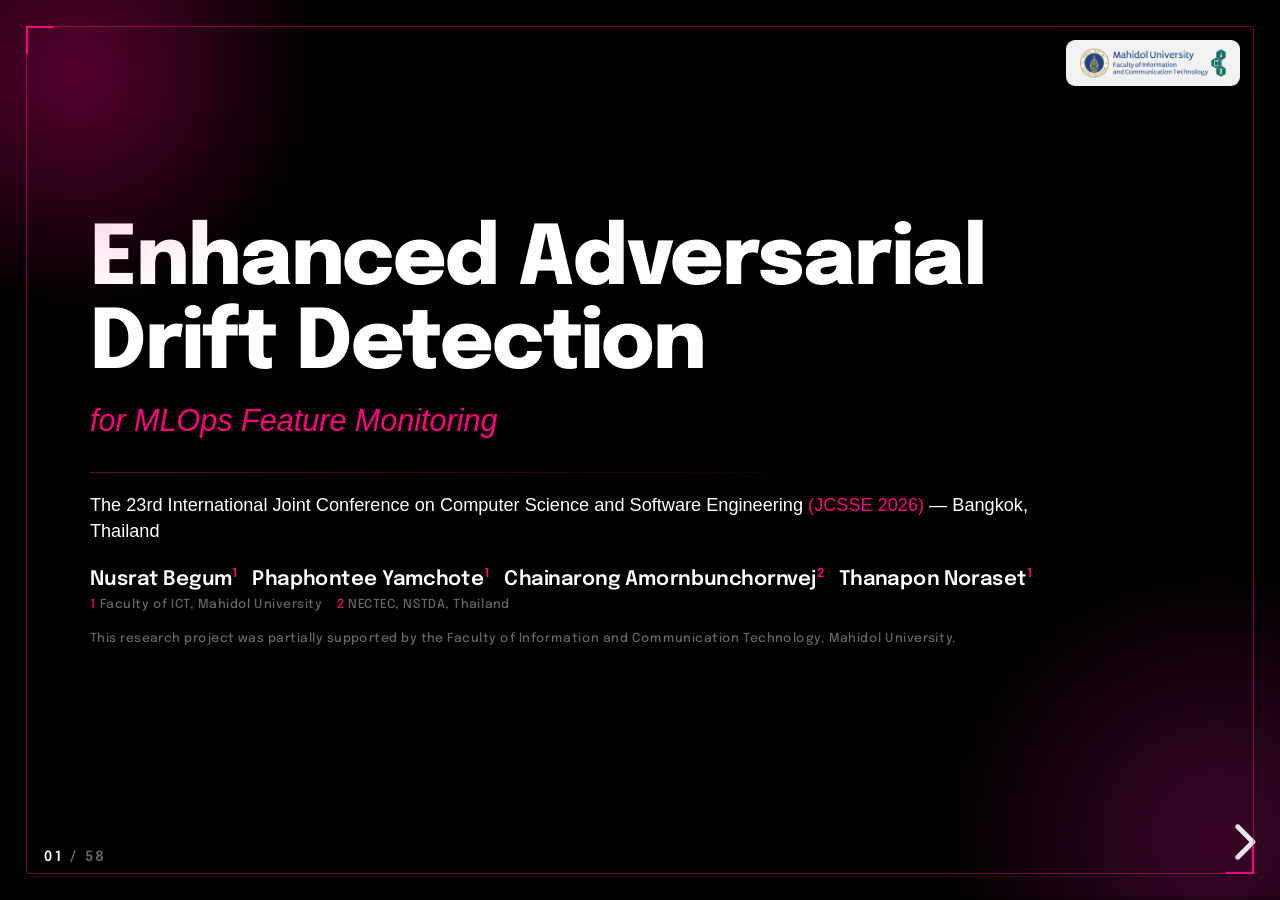
<file: slides_v6_reveal/index.html>
<!DOCTYPE html>
<html lang="en">
<head>
<meta charset="utf-8">
<meta name="viewport" content="width=device-width, initial-scale=1">
<title>EADD — JCSSE 2026</title>
<link rel="stylesheet" href="vendor/reveal/reset.css">
<link rel="stylesheet" href="vendor/reveal/reveal.css">
<link rel="stylesheet" href="vendor/reveal/plugin/highlight/monokai.css">
<link rel="stylesheet" href="css/fonts.css">
<link rel="stylesheet" href="css/theme.css">
</head>
<body>
<div class="reveal"><div class="slides">

<!-- ============================ OPENING ============================ -->

<!-- 1 · TITLE -->
<section data-background-color="#000000">
  <div class="pad" style="display:flex;flex-direction:column;justify-content:center;">
    <h1 style="font-size:86px;margin:0;">Enhanced Adversarial<br>Drift Detection</h1>
    <div class="lead" style="color:var(--pink);font-style:italic;margin-top:12px;font-size:32px;">for MLOps Feature Monitoring</div>
    <div class="rule" style="margin:30px 0 20px;max-width:840px;"></div>
    <div class="lead" style="font-size:19px;color:var(--white);max-width:1000px;line-height:1.45;">The 23rd International Joint Conference on Computer Science and Software Engineering <span class="pink">(JCSSE 2026)</span> — Bangkok, Thailand</div>
    <div style="font-family:var(--epi);font-size:21px;color:var(--white);font-weight:600;margin-top:24px;">
      Nusrat Begum<sup class="cite">1</sup> &nbsp; Phaphontee Yamchote<sup class="cite">1</sup> &nbsp;
      Chainarong Amornbunchornvej<sup class="cite">2</sup> &nbsp; Thanapon Noraset<sup class="cite">1</sup></div>
    <div class="src" style="margin-top:9px;"><span class="k">1</span> Faculty of ICT, Mahidol University &nbsp;&nbsp; <span class="k">2</span> NECTEC, NSTDA, Thailand</div>
    <div class="src" style="margin-top:20px;font-size:13px;color:var(--faint);max-width:1000px;line-height:1.5;">This research project was partially supported by the Faculty of Information and Communication Technology, Mahidol University.</div>
  </div>
</section>

<!-- 2 · HOOK -->
<section>
  <div class="pad" style="display:flex;flex-direction:column;justify-content:center;">
    <div class="lead" style="font-size:50px;color:var(--white);line-height:1.22;max-width:1040px;">
      Machine-learning models in production can fail <span class="pink">silently.</span><br>
      EADD reports <b>whether</b> drift occurred, <b>when</b>,
      <span class="pink">which</span> features changed, and <span class="pink">how&nbsp;severe</span> the change is — within a single streaming pipeline.</div>
  </div>
</section>

<!-- 3 · ROADMAP -->
<section>
  <div class="pad">
    <div class="kicker"><span class="n">00</span><span>Outline</span></div>
    <h2 style="margin-top:14px;">The journey of this talk</h2>
    <div class="rule"></div>
    <div class="cols" style="grid-template-columns:repeat(3,1fr);gap:18px 24px;margin-top:4px;">
      <div class="box tight"><div class="box-tag">01 · Introduction</div><div class="lead" style="font-size:19px;margin-top:6px;">What drift is, its types, and why it matters</div></div>
      <div class="box tight"><div class="box-tag">02 · Motivation</div><div class="lead" style="font-size:19px;margin-top:6px;">Why monitor features, not just labels</div></div>
      <div class="box tight"><div class="box-tag">03 · History</div><div class="lead" style="font-size:19px;margin-top:6px;">Seven decades of drift detection</div></div>
      <div class="box tight"><div class="box-tag">04 · Related work</div><div class="lead" style="font-size:19px;margin-top:6px;">The discriminative approach and its leaders</div></div>
      <div class="box tight"><div class="box-tag">05 · Problem</div><div class="lead" style="font-size:19px;margin-top:6px;">The diagnostic gap left by D3</div></div>
      <div class="box tight"><div class="box-tag">06 · Contributions</div><div class="lead" style="font-size:19px;margin-top:6px;">ASPT, SHAP + DSI, and a benchmark</div></div>
      <div class="box tight"><div class="box-tag">07 · Method</div><div class="lead" style="font-size:19px;margin-top:6px;">The EADD pipeline, step by step</div></div>
      <div class="box tight"><div class="box-tag">08–09 · Experiments &amp; results</div><div class="lead" style="font-size:19px;margin-top:6px;">Evidence across eight detectors</div></div>
      <div class="box tight"><div class="box-tag">10–12 · Evaluation &amp; conclusion</div><div class="lead" style="font-size:19px;margin-top:6px;">Limits, future work, and takeaways</div></div>
    </div>
  </div>
</section>

<!-- ============================ PART 01 · INTRODUCTION ============================ -->

<!-- 4 · DIVIDER 01 -->
<section data-background-color="#000000">
  <div class="divider pad"><div class="ghost">01</div>
    <div class="secno">Part 01</div><div class="dh">Introduction</div>
    <div class="dsub">What distribution drift is, the forms it takes, and why it breaks deployed models.</div></div>
</section>

<!-- 5 · WHAT IS DRIFT (live stream) -->
<section>
  <div class="pad">
    <div class="kicker"><span class="n">01</span><span>Introduction · the core idea</span></div>
    <h2 style="margin-top:12px;">What is distribution drift?</h2>
    <div class="rule"></div>
    <div class="viz" data-viz="driftStream"></div>
    <p class="lead" style="margin-top:16px;">A model assumes the future resembles the past. <b>Distribution drift</b> is when that assumption breaks: the incoming data change shape. At first the stream is stable; when it <span class="pink">drifts</span>, a classifier can suddenly tell recent data (<em>current</em>) from earlier data (<em>reference</em>). That moment of separability is the signal we detect.<sup class="cite">[3]</sup></p>
  </div>
</section>

<!-- 6 · MLOPS BLIND SPOT -->
<section>
  <div class="pad">
    <div class="kicker"><span class="n">01</span><span>Introduction · the blind spot</span></div>
    <h2 style="margin-top:12px;">The MLOps blind spot</h2>
    <div class="rule"></div>
    <div class="status">
      <div class="spanel ok"><div class="sh"><span class="sled g"></span>Software infrastructure</div>
        <div class="sb">Servers respond. The API returns <b>200 OK</b>. No exception is thrown, no alert fires. Everything <b>looks</b> healthy.</div></div>
      <div class="spanel bad"><div class="sh"><span class="sled r"></span>Model quality</div>
        <div class="sb">Meanwhile the inputs shift, predictions degrade, and accuracy decays <b>silently</b> — with no crash to reveal it.<sup class="cite">[12]</sup></div></div>
    </div>
    <p class="lead" style="margin-top:24px;color:var(--white);">Traditional monitoring watches the <em>system</em>. Drift detection watches the <span class="pink">data</span> — the only early warning a healthy-looking pipeline will give you.</p>
  </div>
</section>

<!-- 7 · DRIFT ILLUSTRATED (curve morph) -->
<section>
  <div class="pad">
    <div class="kicker"><span class="n">01</span><span>Introduction · illustrated</span></div>
    <h2 style="margin-top:14px;">Distribution drift, illustrated</h2>
    <div class="rule"></div>
    <div class="cols c-55">
      <div class="viz" data-viz="driftCurve"></div>
      <div>
        <p class="lead">A deployed model assumes that future data resemble its training data. In practice they often do not: the inputs <b>drift</b>, and accuracy degrades with no visible error.</p>
        <p class="lead fragment" data-viz-step="driftCurve" style="margin-top:14px;">A <b>classifier two-sample test</b> detects this. If a classifier can separate <em>reference</em> data from <em>current</em> data, the distribution has changed.</p>
        <div class="src" style="margin-top:18px;">Press → to inject drift. &nbsp; C2ST: Lopez-Paz and Oquab, 2017 <span class="cite">[3]</span></div>
      </div>
    </div>
  </div>
</section>

<!-- 8 · DRIFT BY NATURE -->
<section>
  <div class="pad">
    <div class="kicker"><span class="n">01</span><span>Introduction · by nature of change</span></div>
    <h2 style="margin-top:14px;">What part of the data changes?</h2>
    <div class="rule"></div>
    <div class="cols c-3" style="gap:24px;">
      <div class="defcard"><div class="dt">Covariate drift &nbsp;·&nbsp; P(x)</div><div class="dd">The <b>inputs</b> change while the input-to-output rule stays the same. A fraud model meets a new user population. EADD targets this — <b>no labels needed</b>.</div></div>
      <div class="defcard"><div class="dt">Concept drift &nbsp;·&nbsp; P(y|x)</div><div class="dd">The <b>rule itself</b> changes. What counts as "creditworthy" shifts with the economy. Detecting it directly requires labels.</div></div>
      <div class="defcard"><div class="dt">Prior drift &nbsp;·&nbsp; P(y)</div><div class="dd">The <b>mix of outcomes</b> changes — a seasonal surge in one class — while each class looks the same.</div></div>
    </div>
    <p class="lead" style="margin-top:24px;">This thesis focuses on <span class="pink">covariate (feature) drift</span>, because it can be caught early, before labels arrive and before performance visibly drops.</p>
  </div>
</section>

<!-- 9 · DRIFT BY TEMPORAL PATTERN -->
<section>
  <div class="pad">
    <div class="kicker"><span class="n">01</span><span>Introduction · by temporal pattern</span></div>
    <h2 style="margin-top:14px;">Four temporal patterns of drift</h2>
    <div class="rule"></div>
    <div class="cols" style="grid-template-columns:repeat(4,1fr);gap:22px;">
      <div class="box tight"><div class="box-tag">Abrupt</div><svg viewBox="0 0 180 70" class="mini"><polyline points="0,55 80,55 80,18 180,18" fill="none" stroke="#FF0080" stroke-width="3"/></svg><p class="src">an instant shift</p></div>
      <div class="box tight"><div class="box-tag">Gradual</div><svg viewBox="0 0 180 70" class="mini"><polyline points="0,55 70,55 130,18 180,18" fill="none" stroke="#FF0080" stroke-width="3"/></svg><p class="src">old and new blend</p></div>
      <div class="box tight"><div class="box-tag">Incremental</div><svg viewBox="0 0 180 70" class="mini"><polyline points="0,58 36,50 72,42 108,32 144,22 180,14" fill="none" stroke="#FF0080" stroke-width="3"/></svg><p class="src">small steady steps</p></div>
      <div class="box tight"><div class="box-tag">Recurring</div><svg viewBox="0 0 180 70" class="mini"><polyline points="0,50 45,18 90,50 135,18 180,50" fill="none" stroke="#FF0080" stroke-width="3"/></svg><p class="src">periodic return</p></div>
    </div>
    <p class="lead" style="margin-top:24px;font-size:22px;">Each pattern stresses a detector differently. Linear detectors handle abrupt shifts but often miss gradual and incremental drift — which is exactly where a <span class="pink">non-linear model</span> helps.</p>
  </div>
</section>

<!-- 10 · REAL-WORLD IMPACTS -->
<section>
  <div class="pad">
    <div class="kicker"><span class="n">01</span><span>Introduction · why it matters</span></div>
    <h2 style="margin-top:14px;">Unmonitored drift is costly</h2>
    <div class="rule"></div>
    <div class="excards">
      <div class="excard"><span class="exic" style="--icm:url(icons/bell-alert.svg)"></span><div class="ext">Clinical prediction</div>
        <div class="exd">Hospital models lose measurable accuracy within <b>months</b> as patient cohorts shift over time.<sup class="cite">[12]</sup></div></div>
      <div class="excard"><span class="exic" style="--icm:url(icons/scale.svg)"></span><div class="ext">Credit &amp; finance</div>
        <div class="exd">A credit model trained on one demographic misjudges a <b>new population</b>, even when the definition of risk is unchanged.</div></div>
      <div class="excard"><span class="exic" style="--icm:url(icons/signal.svg)"></span><div class="ext">Sensors &amp; IoT</div>
        <div class="exd">Sensor wear and seasonal cycles move the input distribution, causing <b>silent misclassification</b> on the factory floor.</div></div>
    </div>
    <p class="lead" style="margin-top:24px;color:var(--white);">In each case, a binary "drift detected" alarm is not enough. Practitioners need to know <span class="pink">which</span> feature moved and <span class="pink">how severe</span> the shift is.</p>
  </div>
</section>

<!-- ============================ PART 02 · MOTIVATION ============================ -->

<!-- 11 · DIVIDER 02 -->
<section data-background-color="#000000">
  <div class="divider pad"><div class="ghost">02</div>
    <div class="secno">Part 02</div><div class="dh">Motivation</div>
    <div class="dsub">Why monitor input features instead of waiting for labels.</div></div>
</section>

<!-- 12 · WHY FEATURE MONITORING -->
<section>
  <div class="pad">
    <div class="kicker"><span class="n">02</span><span>Motivation · the label-delay trap</span></div>
    <h2 style="margin-top:12px;">Why monitor features, not labels?</h2>
    <div class="rule"></div>
    <div class="status">
      <div class="spanel bad"><div class="sh"><span class="sled r"></span>Supervised monitoring</div>
        <div class="sb">Waits for <b>ground-truth labels</b> to measure error. In production those labels arrive days, weeks, or months late — so the alarm comes <b>after</b> the damage.<sup class="cite">[15]</sup></div></div>
      <div class="spanel ok"><div class="sh"><span class="sled g"></span>Feature monitoring</div>
        <div class="sb">Watches the <b>inputs</b> directly. It needs <b>no labels</b>, so it raises a warning the moment the data shift — a proactive, real-time defense.</div></div>
    </div>
    <p class="lead" style="margin-top:24px;color:var(--white);">Feature monitoring trades the certainty of labels for <span class="pink">speed</span>. EADD turns that early warning into an actionable diagnosis.</p>
  </div>
</section>

<!-- 13 · DIAGNOSTIC GAP (four questions) -->
<section>
  <div class="pad">
    <div class="kicker"><span class="n">02</span><span>Motivation · the diagnostic gap</span></div>
    <h2 style="margin-top:14px;">Four questions a detector should answer</h2>
    <div class="rule"></div>
    <div class="qgrid">
      <div class="qcard"><span class="ic-lg" style="--icm:url(icons/eye.svg);--icc:#fff"></span><div class="ql">Whether</div><div class="qs">drift occurred</div></div>
      <div class="qcard"><span class="ic-lg" style="--icm:url(icons/clock.svg);--icc:#fff"></span><div class="ql">When</div><div class="qs">detection delay</div></div>
      <div class="qcard hi"><span class="ic-lg" style="--icm:url(icons/magnifying-glass.svg)"></span><div class="ql">Which</div><div class="qs">feature attribution</div></div>
      <div class="qcard hi"><span class="ic-lg" style="--icm:url(icons/scale.svg)"></span><div class="ql">How severe</div><div class="qs">severity index</div></div>
    </div>
    <p class="lead" style="margin-top:26px;">Prior unsupervised streaming detectors answer only the first question. <span class="pink">EADD answers all four</span> in one pass.</p>
  </div>
</section>

<!-- ============================ PART 03 · HISTORY ============================ -->

<!-- 14 · DIVIDER 03 -->
<section data-background-color="#000000">
  <div class="divider pad"><div class="ghost">03</div>
    <div class="secno">Part 03</div><div class="dh">History</div>
    <div class="dsub">From cumulative-sum charts to attribution-aware AI governance.</div></div>
</section>

<!-- 15 · TIMELINE -->
<section>
  <div class="pad">
    <div class="kicker"><span class="n">03</span><span>History · seven decades</span></div>
    <h2 style="margin-top:12px;">How drift detection evolved</h2>
    <div class="rule"></div>
    <div class="timeline">
      <div class="rail"></div>
      <div class="tline">
        <div class="tnode"><div class="dot"></div><div class="yr">1954–85</div><div class="tt">Foundations</div><div class="td">CUSUM change-point tests<sup class="cite">[19]</sup> and reservoir sampling<sup class="cite">[8]</sup> set the statistical groundwork.</div></div>
        <div class="tnode"><div class="dot"></div><div class="yr">2004</div><div class="tt">Error monitoring</div><div class="td">DDM<sup class="cite">[15]</sup> watches the model's error rate — the supervised paradigm.</div></div>
        <div class="tnode"><div class="dot"></div><div class="yr">2007–15</div><div class="tt">Windows &amp; tests</div><div class="td">ADWIN<sup class="cite">[16]</sup> and KS / MMD<sup class="cite">[17][18]</sup> compare reference and current windows without labels.</div></div>
        <div class="tnode"><div class="dot"></div><div class="yr">2017–19</div><div class="tt">Discriminative</div><div class="td">The classifier two-sample test<sup class="cite">[3]</sup> and D3<sup class="cite">[1]</sup> recast drift as a classification problem.</div></div>
        <div class="tnode"><div class="dot"></div><div class="yr">2024–26</div><div class="tt">Attribution era</div><div class="td">Governance demands <em>which</em> and <em>why</em>: TRIPODD<sup class="cite">[13]</sup>, E-C2ST<sup class="cite">[22]</sup>, HDPD<sup class="cite">[14]</sup>.</div></div>
      </div>
    </div>
    <p class="lead" style="margin-top:34px;font-size:22px;">The arc runs from reactive error monitoring toward proactive, <span class="pink">feature-attributed</span> distribution analysis — the gap EADD fills.</p>
  </div>
</section>

<!-- 16 · METHOD FAMILIES -->
<section>
  <div class="pad">
    <div class="kicker"><span class="n">03</span><span>History · method families</span></div>
    <h2 style="margin-top:14px;">A taxonomy of drift-detection methods</h2>
    <div class="rule"></div>
    <table class="caps">
      <thead><tr><th>Method family</th><th>Core idea</th><th>Needs labels?</th><th>Names the feature?</th></tr></thead>
      <tbody>
        <tr><td>Supervised (DDM, EDDM)</td><td>Monitor the model's error rate<sup class="cite">[15]</sup></td><td class="neg">Yes</td><td class="neg">No</td></tr>
        <tr><td>Statistical (KS, MMD)</td><td>Compare two distributions, per feature<sup class="cite">[17][18]</sup></td><td class="pos">No</td><td class="warn">Partly</td></tr>
        <tr><td>Discriminative (D3)</td><td>Classify reference vs. current<sup class="cite">[1]</sup></td><td class="pos">No</td><td class="neg">No</td></tr>
        <tr class="hl"><td>EADD (this work)</td><td>Discriminative, with attribution and severity</td><td class="pos">No</td><td class="pos">Yes</td></tr>
      </tbody>
    </table>
    <p class="lead" style="margin-top:20px;font-size:21px;">Statistical tests check each feature alone, so they miss joint shifts and raise false alarms in high dimensions. The <span class="pink">discriminative</span> approach tests all features together in a single check.</p>
  </div>
</section>

<!-- ============================ PART 04 · RELATED WORK ============================ -->

<!-- 17 · DIVIDER 04 -->
<section data-background-color="#000000">
  <div class="divider pad"><div class="ghost">04</div>
    <div class="secno">Part 04</div><div class="dh">Related Work</div>
    <div class="dsub">The discriminative idea, the leading detectors, and industry practice.</div></div>
</section>

<!-- 18 · DISCRIMINATIVE / C2ST -->
<section>
  <div class="pad">
    <div class="kicker"><span class="n">04</span><span>Related work · the key idea</span></div>
    <h2 style="margin-top:14px;">Drift detection as a classification problem</h2>
    <div class="rule"></div>
    <div class="cols c-55">
      <div class="viz" data-viz="c2st"></div>
      <div>
        <div class="defcard"><div class="dt">C2ST · Classifier Two-Sample Test <sup class="cite" style="color:var(--faint)">[3]</sup></div>
          <div class="dd">Train a classifier to tell <em>reference</em> data from <em>current</em> data. If it succeeds (<b>AUC</b> well above 0.5), the two distributions differ — that is drift.</div></div>
        <div class="defcard" style="margin-top:12px;"><div class="dt">AUC</div>
          <div class="dd">A measure of separability. <b>0.5</b> means the two are indistinguishable; <b>1.0</b> means perfectly separable.</div></div>
        <p class="lead" style="margin-top:16px;font-size:20px;"><b>D3</b><sup class="cite">[1]</sup> adapted the C2ST to data streams and was ranked the <span class="pink">most robust</span> unsupervised detector in a recent benchmark<sup class="cite">[2]</sup>.</p>
      </div>
    </div>
  </div>
</section>

<!-- 19 · SEVEN DETECTORS -->
<section>
  <div class="pad">
    <div class="kicker"><span class="n">04</span><span>Related work · the benchmark field</span></div>
    <h2 style="margin-top:12px;">Seven unsupervised detectors, one reality check</h2>
    <div class="rule"></div>
    <div class="dgrid">
      <div class="dcard win"><div class="dnm">D3</div><div class="ddesc">Discriminative classifier; benchmark winner — but a black box.<sup class="cite">[1]</sup></div></div>
      <div class="dcard"><div class="dnm">CSDDM</div><div class="ddesc">Clustering + statistical tests; few false alarms.</div></div>
      <div class="dcard"><div class="dnm">IBDD</div><div class="ddesc">Turns data into images; accurate but reset-biased.</div></div>
      <div class="dcard"><div class="dnm">OCDD</div><div class="ddesc">One-class SVM boundary; D3 usually beats it.</div></div>
      <div class="dcard"><div class="dnm">SPLL</div><div class="ddesc">Log-likelihood model; strong on sudden drift.</div></div>
      <div class="dcard"><div class="dnm">BNDM</div><div class="ddesc">Bayesian non-parametric; struggles on small windows.</div></div>
      <div class="dcard"><div class="dnm">UDetect</div><div class="ddesc">Control-chart on variance; failed 45% of scenarios.</div></div>
      <div class="dcard"><div class="dnm" style="color:var(--faint)">…and more</div><div class="ddesc">A 2024 survey<sup class="cite">[2]</sup> showed label-free detection is possible but fragile.</div></div>
    </div>
    <p class="lead" style="margin-top:22px;font-size:21px;">All of them answer only <em>whether</em> drift happened. None reports <span class="pink">which feature</span> caused it.</p>
  </div>
</section>

<!-- 20 · INDUSTRIAL / ATTRIBUTION WORK -->
<section>
  <div class="pad">
    <div class="kicker"><span class="n">04</span><span>Related work · industry &amp; attribution</span></div>
    <h2 style="margin-top:14px;">Closer, but still incomplete</h2>
    <div class="rule"></div>
    <div class="cols c-2" style="gap:24px;">
      <div class="box"><div class="box-tag">Cloud platforms</div>
        <p class="lead" style="margin-top:8px;font-size:20px;">Vertex AI<sup class="cite">[20]</sup> and SageMaker Clarify<sup class="cite">[21]</sup> monitor feature attributions — but in <b>batch</b> or <b>supervised</b> settings, not real-time streaming.</p></div>
      <div class="box"><div class="box-tag">Recent research</div>
        <p class="lead" style="margin-top:8px;font-size:20px;">TRIPODD<sup class="cite">[13]</sup> tests feature interactions but needs them pre-specified; HDPD<sup class="cite">[14]</sup> attributes performance but needs labels and runs post-hoc.</p></div>
    </div>
    <p class="lead" style="margin-top:24px;color:var(--white);">No single framework integrates <b>rigorous detection</b>, <span class="pink">feature attribution</span>, and <span class="pink">severity</span> in an unsupervised streaming pipeline. That is the opening for EADD.</p>
  </div>
</section>

<!-- ============================ PART 05 · PROBLEM ============================ -->

<!-- 21 · DIVIDER 05 -->
<section data-background-color="#000000">
  <div class="divider pad"><div class="ghost">05</div>
    <div class="secno">Part 05</div><div class="dh">The Problem</div>
    <div class="dsub">Why a binary "drift detected" alarm is not enough.</div></div>
</section>

<!-- 22 · DETECT-AND-DISCARD -->
<section>
  <div class="pad">
    <div class="kicker"><span class="n">05</span><span>Problem · detect-and-discard</span></div>
    <h2 style="margin-top:12px;">D3 throws away its most valuable asset</h2>
    <div class="rule"></div>
    <div class="discard">
      <div class="dbox">Windows<div class="sub">reference vs. current</div></div>
      <span class="darr">→</span>
      <div class="dbox keep">Classifier<div class="sub">learns what changed</div></div>
      <span class="darr">→</span>
      <div class="dbox">AUC score<div class="sub">a single number</div></div>
      <span class="darr">→</span>
      <div class="dbox trash">Discard ✕<div class="sub">model deleted</div></div>
    </div>
    <p class="lead" style="margin-top:30px;">D3 trains a classifier that <b>knows exactly which features separate the windows</b> — then discards it after reading one AUC number.<sup class="cite">[1]</sup> The diagnosis was in hand, and thrown away.</p>
    <p class="lead pink" style="margin-top:10px;font-weight:600;font-size:23px;">EADD's central insight: keep the classifier and read its explanation.</p>
  </div>
</section>

<!-- 23 · THREE GAPS -->
<section>
  <div class="pad">
    <div class="kicker"><span class="n">05</span><span>Problem · the research gap</span></div>
    <h2 style="margin-top:14px;">Three limitations of D3</h2>
    <div class="rule"></div>
    <div class="cols c-3">
      <div class="box"><div class="num pink" style="font-family:var(--epi);font-weight:800;font-size:40px;">1</div><h3 style="margin:8px 0;">No significance test</h3><p class="src" style="font-size:16px;line-height:1.5;">A fixed AUC threshold of 0.7 produces frequent false alarms on autocorrelated data.<sup class="cite">[1]</sup></p></div>
      <div class="box"><div class="num pink" style="font-family:var(--epi);font-weight:800;font-size:40px;">2</div><h3 style="margin:8px 0;">No attribution</h3><p class="src" style="font-size:16px;line-height:1.5;">It detects and discards, so it never reports <em>which</em> feature changed. Prior attribution methods are supervised or batch-only.<sup class="cite">[1][13][14]</sup></p></div>
      <div class="box"><div class="num pink" style="font-family:var(--epi);font-weight:800;font-size:40px;">3</div><h3 style="margin:8px 0;">Linear only</h3><p class="src" style="font-size:16px;line-height:1.5;">A linear classifier misses non-linear, gradual, and incremental drift.<sup class="cite">[1][2]</sup></p></div>
    </div>
    <p class="lead" style="margin-top:24px;color:var(--white);">No prior work integrates <b>significance testing, feature attribution, and severity</b> in a single unsupervised streaming pipeline.</p>
  </div>
</section>

<!-- 24 · FORMAL PROBLEM -->
<section>
  <div class="pad">
    <div class="kicker"><span class="n">05</span><span>Problem · formal statement</span></div>
    <h2 style="margin-top:14px;">The task, stated precisely</h2>
    <div class="rule"></div>
    <div class="cols c-55">
      <div class="box eq big">
        <p class="formal" style="margin:0;">Given a stream <span class="ff">{xₜ}</span>, <b>xₜ ∈ ℝᵈ</b><br><br>
        Reference window <span class="ff">W_ref ~ P₀(X)</span><br>
        Current window <span class="ff">W_cur ~ Pₜ(X)</span><br><br>
        <b>H₀:</b> &nbsp;Pₜ(X) = P₀(X) &nbsp;(no drift)<br>
        <b>Goal:</b> reject H₀ early, name the<br>drifted features, and score severity.</p>
      </div>
      <div>
        <p class="lead">Drift detection is a <b>streaming two-sample test</b>: decide, on the fly, whether recent inputs still come from the same distribution as the reference.<sup class="cite">[3]</sup></p>
        <p class="lead" style="margin-top:14px;">A useful detector must do three things at once — confirm the change is <span class="pink">real</span>, identify <span class="pink">which</span> features moved, and quantify <span class="pink">how severe</span> it is.</p>
      </div>
    </div>
  </div>
</section>

<!-- ============================ PART 06 · CONTRIBUTIONS ============================ -->

<!-- 25 · DIVIDER 06 -->
<section data-background-color="#000000">
  <div class="divider pad"><div class="ghost">06</div>
    <div class="secno">Part 06</div><div class="dh">Contributions</div>
    <div class="dsub">Three methodological advances, one unified pipeline.</div></div>
</section>

<!-- 26 · CONTRIBUTIONS OVERVIEW -->
<section>
  <div class="pad">
    <div class="kicker"><span class="n">06</span><span>Contributions · overview</span></div>
    <h2 style="margin-top:14px;">Three contributions</h2>
    <div class="rule"></div>
    <div class="cols c-3">
      <div class="box"><span class="contrib-ic" style="--icm:url(icons/bolt.svg)"></span><div class="box-tag">Contribution 1</div><h3 style="margin:10px 0;">ASPT and H_pred</h3>
        <p class="src" style="font-size:16px;line-height:1.55;">An adaptive permutation test that uses <b>90–95% fewer</b> permutations while controlling the Type-I error, plus a continuous entropy signal.</p></div>
      <div class="box" style="border-color:var(--pink);"><span class="contrib-ic" style="--icm:url(icons/magnifying-glass.svg)"></span><div class="box-tag">Contribution 2</div><h3 style="margin:10px 0;">SHAP and DSI</h3>
        <p class="src" style="font-size:16px;line-height:1.55;">TreeSHAP feature localisation (<em>which features</em>) and a Drift Severity Index (<em>how severe</em>).</p></div>
      <div class="box"><span class="contrib-ic" style="--icm:url(icons/chart-bar.svg)"></span><div class="box-tag">Contribution 3</div><h3 style="margin:10px 0;">Benchmark</h3>
        <p class="src" style="font-size:16px;line-height:1.55;">A comparison of EADD with seven detectors on four synthetic and thirteen real-world streams.</p></div>
    </div>
    <p class="src" style="margin-top:20px;"><span class="k">Note</span> A non-linear LightGBM classifier with reservoir sampling is the design choice that enables all three.</p>
  </div>
</section>

<!-- 27 · CONTRIBUTION 1 DEEP DIVE -->
<section>
  <div class="pad">
    <div class="kicker"><span class="n">06</span><span>Contributions · 1 in depth</span></div>
    <h2 style="margin-top:12px;">Breaking the permutation-cost barrier</h2>
    <div class="rule"></div>
    <div class="cols c-55">
      <div>
        <div class="defcard"><div class="dt">The problem</div><div class="dd">A permutation test confirms significance by reshuffling labels many times. The classic version runs a <b>fixed, large budget</b> every time — too slow for streaming.</div></div>
        <div class="defcard" style="margin-top:12px;"><div class="dt">The idea · ASPT <sup class="cite" style="color:var(--faint)">[4]</sup></div><div class="dd">Watch evidence accumulate and <b>stop early</b> the moment the result is decisive, while keeping the Type-I error at the nominal level.</div></div>
        <div class="defcard" style="margin-top:12px;"><div class="dt">Bonus · H_pred <sup class="cite" style="color:var(--faint)">[9]</sup></div><div class="dd">Prediction entropy gives a continuous early-warning trend on <b>every</b> step — even before the AUC gate trips.</div></div>
      </div>
      <div style="display:flex;flex-direction:column;justify-content:center;">
        <div class="stat"><div class="num" style="font-size:96px;color:var(--pink)">90–95%</div><div class="tick"></div><div class="cap">fewer permutations<br>vs. a fixed budget</div></div>
        <p class="lead" style="margin-top:24px;">Under α = 0.05, a decisive rejection needs only 20 permutations — every confirmed detection in our experiments stopped at exactly <b>20</b>.</p>
      </div>
    </div>
  </div>
</section>

<!-- 28 · CONTRIBUTION 2 DEEP DIVE -->
<section>
  <div class="pad">
    <div class="kicker"><span class="n">06</span><span>Contributions · 2 in depth</span></div>
    <h2 style="margin-top:12px;">From a binary alarm to a prescription</h2>
    <div class="rule"></div>
    <div class="cols c-2" style="gap:26px;">
      <div class="box"><div class="box-tag">Localisation · SHAP</div>
        <p class="lead" style="margin-top:8px;font-size:20px;">TreeSHAP reads the retained classifier and ranks features by <b>contribution</b><sup class="cite">[6][7]</sup>. The top feature is the one that drove the drift — an answer to <span class="pink">which</span>.</p></div>
      <div class="box" style="border-color:var(--pink);"><div class="box-tag">Severity · DSI</div>
        <p class="lead" style="margin-top:8px;font-size:20px;">The Drift Severity Index folds detection confidence and attribution concentration into one score from 0 to 1 — an answer to <span class="pink">how severe</span>.</p></div>
    </div>
    <p class="lead" style="margin-top:24px;color:var(--white);">Together they turn a detector into a <span class="pink">diagnostic tool</span>: an alert that says not just "something changed" but "feature F3 changed, and here is how much."</p>
  </div>
</section>

<!-- ============================ PART 07 · METHOD ============================ -->

<!-- 29 · DIVIDER 07 -->
<section data-background-color="#000000">
  <div class="divider pad"><div class="ghost">07</div>
    <div class="secno">Part 07</div><div class="dh">The EADD Method</div>
    <div class="dsub">Four steps, two decision gates, one streaming pipeline.</div></div>
</section>

<!-- 30 · PIPELINE -->
<section>
  <div class="pad">
    <div class="kicker"><span class="n">07</span><span>Method · overview</span></div>
    <h2 style="margin-top:12px;">The EADD pipeline at a glance</h2>
    <div class="rule"></div>
    <div class="pipeline">
      <div class="pstep"><span class="pn">Stream</span><span class="pt">{xₜ} ∈ ℝᵈ</span></div>
      <span class="parrow">→</span>
      <div class="pstep s1"><span class="pn">① Windows</span><span class="pt">reservoir + sliding</span></div>
      <span class="parrow">→</span>
      <div class="pstep s2"><span class="pn">② LightGBM C2ST</span><span class="pt">AUC · H_pred</span></div>
      <span class="parrow">→</span>
      <div class="pgate">AUC&gt;τ?</div>
      <span class="parrow">→</span>
      <div class="pstep s3"><span class="pn">③ ASPT</span><span class="pt">significance test</span></div>
      <span class="parrow">→</span>
      <div class="pgate">p&lt;α?</div>
      <span class="parrow">→</span>
      <div class="pstep s4"><span class="pn">④ SHAP + DSI</span><span class="pt">which · severity</span></div>
      <span class="parrow">→</span>
      <div class="palert"><span class="pn">DRIFT ALERT</span><span class="pt">+ features + severity</span></div>
    </div>
    <p class="lead" style="margin-top:30px;">The two-stage gate bounds the Type-I error: <span class="pink">Pr(AUC&gt;τ | H₀)·α ≤ α</span>. A non-linear classifier broadens coverage, and the trained model is <b>retained</b> rather than discarded.</p>
  </div>
</section>

<!-- 31 · STEP 1 WINDOWING -->
<section>
  <div class="pad">
    <div class="kicker"><span class="n">07</span><span>Method · step 1</span></div>
    <h2 style="margin-top:14px;">Step 1 — Representative windows</h2>
    <div class="rule"></div>
    <div class="cols c-2">
      <div class="box"><div class="box-tag">Reference window · reservoir sampling</div><p class="lead" style="margin-top:10px;font-size:21px;">Reservoir sampling<sup class="cite">[8]</sup> keeps an <b>unbiased snapshot of the whole stream</b>, not just the most recent block — so the baseline does not drift along with the data.</p></div>
      <div class="box"><div class="box-tag">Current window · sliding</div><p class="lead" style="margin-top:10px;font-size:21px;">A standard sliding buffer holds the <b>most recent observations</b>. We compare it against the reference every M = 50 samples.</p></div>
    </div>
    <p class="lead" style="margin-top:22px;font-size:21px;">A stable reference is what lets a single classifier ask one clean question: <span class="pink">"are these two windows from the same distribution?"</span></p>
  </div>
</section>

<!-- 32 · STEP 2 LIGHTGBM -->
<section>
  <div class="pad">
    <div class="kicker"><span class="n">07</span><span>Method · step 2</span></div>
    <h2 style="margin-top:14px;">Step 2 — A non-linear discriminator</h2>
    <div class="rule"></div>
    <div class="cols c-2">
      <div class="box"><div class="box-tag">Why LightGBM</div><p class="lead" style="margin-top:10px;font-size:21px;">D3 uses a linear model and misses curved, gradual, and incremental shifts. LightGBM<sup class="cite">[5]</sup> captures <b>non-linear feature interactions</b>, broadening coverage from 2/4 to 4/4 drift types.</p></div>
      <div class="box"><div class="box-tag">How it scores drift</div><p class="lead" style="margin-top:10px;font-size:21px;">Label reference data 0 and current data 1, train, and read the cross-validated <b>AUC</b><sup class="cite">[3]</sup>. AUC ≈ 0.5 means no drift; AUC above τ means the windows are separable.</p></div>
    </div>
    <p class="src" style="margin-top:20px;"><span class="k">Note</span> The coverage advantage originates here; later steps add rigor, attribution, and severity on top.</p>
  </div>
</section>

<!-- 33 · H_PRED -->
<section>
  <div class="pad">
    <div class="kicker"><span class="n">07</span><span>Method · step 2b</span></div>
    <h2 style="margin-top:14px;">Prediction entropy (H_pred)</h2>
    <div class="rule"></div>
    <div class="cols c-55">
      <div class="viz" data-viz="entropyDrop"></div>
      <div>
        <div class="defcard"><div class="dt">Entropy <sup class="cite" style="color:var(--faint)">[9]</sup></div>
          <div class="dd">A measure of <b>uncertainty</b>. High entropy means the classifier is unsure (no drift); low entropy means it is confident it can separate the two windows (drift is building).</div></div>
        <div class="box eq" style="margin-top:14px;"><div style="font-family:var(--epi);font-size:26px;color:#fff;">H_pred = −Σ pᵢ log₂ pᵢ</div></div>
        <p class="lead" style="margin-top:14px;font-size:20px;">H_pred provides an early-warning signal at every monitoring step, even before the AUC crosses the detection threshold.</p>
      </div>
    </div>
  </div>
</section>

<!-- 34 · ASPT -->
<section>
  <div class="pad">
    <div class="kicker"><span class="n">07</span><span>Method · step 3</span></div>
    <h2 style="margin-top:12px;">Step 3 — Adaptive Sequential Permutation Test</h2>
    <div class="rule"></div>
    <div class="cols c-55">
      <div class="viz" data-viz="asptDemo"></div>
      <div>
        <div class="defcard"><div class="dt">Permutation test</div>
          <div class="dd">Repeatedly shuffle the reference/current labels. If the observed separation is rarely matched by chance, the drift is <b>statistically significant</b>.</div></div>
        <div class="defcard" style="margin-top:12px;"><div class="dt">ASPT · adaptive early stopping <sup class="cite" style="color:var(--faint)">[4]</sup></div>
          <div class="dd">Stop as soon as the evidence is decisive, rather than always running the full budget of 199 permutations.</div></div>
        <p class="lead pink" style="margin-top:16px;font-weight:600;font-size:23px;">90–95% fewer permutations, with the Type-I error preserved.</p>
      </div>
    </div>
  </div>
</section>

<!-- 35 · SHAP -->
<section>
  <div class="pad">
    <div class="kicker"><span class="n">07</span><span>Method · step 4a</span></div>
    <h2 style="margin-top:14px;">Step 4 — Feature localisation with SHAP</h2>
    <div class="rule"></div>
    <div class="cols c-55">
      <div class="viz" data-viz="shapFeat"></div>
      <div>
        <div class="defcard"><div class="dt">SHAP <sup class="cite" style="color:var(--faint)">[6][7]</sup></div>
          <div class="dd">SHAP decomposes the model's decision into each feature's <b>contribution</b>. The feature with the largest share is the one that drove the drift.</div></div>
        <p class="lead" style="margin-top:16px;font-size:20px;">D3 discards its classifier; EADD <b>retains</b> it and reads its explanation, turning a detector into a <span class="pink">diagnostic tool</span>.</p>
        <p class="src" style="margin-top:12px;">In the controlled test, the true feature <b class="pink">F3</b> is ranked first (P@k = R@k = 1.0).</p>
      </div>
    </div>
  </div>
</section>

<!-- 36 · DSI -->
<section>
  <div class="pad">
    <div class="kicker"><span class="n">07</span><span>Method · step 4b</span></div>
    <h2 style="margin-top:12px;">Step 4 — Drift Severity Index (DSI)</h2>
    <div class="rule"></div>
    <div class="cols c-55">
      <div>
        <div class="viz" data-viz="dsiGauge" data-dsi="0.19"></div>
        <div class="box eq big" style="margin-top:6px;"><div style="font-family:var(--epi);font-size:26px;color:#fff;">DSI = AUC × (1 − H_norm(s))</div></div>
      </div>
      <div>
        <div class="defcard"><div class="dt">DSI · Drift Severity Index</div>
          <div class="dd">The DSI combines detection confidence (AUC) with how concentrated the attribution is (low SHAP entropy), giving a single score from 0 to 1.</div></div>
        <table class="tiers2" style="margin-top:14px;">
          <tr><td class="pos">Low &lt; 0.3</td><td>Diffuse change — schedule a retrain</td></tr>
          <tr><td class="warn">Moderate 0.3–0.6</td><td>A subset of features — audit the shared source</td></tr>
          <tr><td class="neg">Critical &gt; 0.6</td><td>Concentrated — audit the feature pipeline</td></tr>
        </table>
        <p class="src" style="margin-top:8px;">Tier boundaries are heuristic and require domain calibration.</p>
      </div>
    </div>
  </div>
</section>

<!-- 37 · LIVE DEMO -->
<section>
  <div class="pad">
    <div class="kicker"><span class="n">07</span><span>Method · interactive demonstration</span></div>
    <h2 style="margin-top:12px;">Detecting drift in real time</h2>
    <div class="rule"></div>
    <div class="viz" data-viz="live"></div>
    <p class="lead" style="margin-top:10px;font-size:21px;">Drag the slider to shift the <span class="pink">current</span> distribution. As it separates from the <em>reference</em>, the classifier's AUC rises, and the alarm triggers once AUC exceeds <b>0.7</b>.</p>
  </div>
</section>

<!-- ============================ PART 08 · EXPERIMENTS ============================ -->

<!-- 38 · DIVIDER 08 -->
<section data-background-color="#000000">
  <div class="divider pad"><div class="ghost">08</div>
    <div class="secno">Part 08</div><div class="dh">Experiments</div>
    <div class="dsub">How we set up a fair comparison against seven detectors.</div></div>
</section>

<!-- 39 · SETUP -->
<section>
  <div class="pad">
    <div class="kicker"><span class="n">08</span><span>Experiments · design</span></div>
    <h2 style="margin-top:14px;">Experimental design</h2>
    <div class="rule"></div>
    <div class="cols c-3">
      <div class="box tight"><span class="contrib-ic" style="--icm:url(icons/squares-2x2.svg)"></span><div class="box-tag">Experiment 1 · synthetic</div><p class="src" style="font-size:16px;margin-top:6px;line-height:1.5;">Four drift types and four stable streams · n = 5k, d = 5 · coverage and false alarms</p></div>
      <div class="box tight"><span class="contrib-ic" style="--icm:url(icons/signal.svg)"></span><div class="box-tag">Experiment 2 · real-world</div><p class="src" style="font-size:16px;margin-top:6px;line-height:1.5;">Thirteen streams<sup class="cite">[2]</sup> · four annotated INSECTS sets<sup class="cite">[11]</sup> · recall and detection delay</p></div>
      <div class="box tight"><span class="contrib-ic" style="--icm:url(icons/magnifying-glass.svg)"></span><div class="box-tag">Experiment 3 · attribution</div><p class="src" style="font-size:16px;margin-top:6px;line-height:1.5;">n = 10k, d = 10 · drift at t = 5000 · univariate, subset, multivariate</p></div>
    </div>
    <div class="box tight" style="margin-top:18px;"><div class="box-tag">Baselines and configuration</div>
      <p class="src" style="font-size:15px;margin-top:6px;line-height:1.6;">D3 · BNDM · CSDDM · IBDD · OCDD · SPLL · UDetect &nbsp;|&nbsp; LightGBM (50 trees) · N_ref = 500 · N_cur = 200 · M = 50 · B_max = 199 · α = 0.05 · τ = 0.7 · fixed seeds across all detectors</p></div>
  </div>
</section>

<!-- 40 · DATASETS -->
<section>
  <div class="pad">
    <div class="kicker"><span class="n">08</span><span>Experiments · datasets</span></div>
    <h2 style="margin-top:12px;">Synthetic control and real-world stress</h2>
    <div class="rule"></div>
    <table class="caps small">
      <thead><tr><th>Dataset</th><th>n</th><th>d</th><th>Drift</th><th>Role</th></tr></thead>
      <tbody>
        <tr><td>Temporal Patterns</td><td>5K</td><td>5</td><td>4 types</td><td>Coverage &amp; false alarms</td></tr>
        <tr><td>Feature Attribution</td><td>10K</td><td>10</td><td>injected at t = 5K</td><td>SHAP accuracy</td></tr>
        <tr><td>INSECTS Abrupt / Gradual<sup class="cite">[11]</sup></td><td>24–53K</td><td>33</td><td>annotated</td><td>Real-world delay</td></tr>
        <tr><td>INSECTS IncrAbrupt / IncrRecur<sup class="cite">[11]</sup></td><td>80K</td><td>33</td><td>annotated</td><td>Incremental drift</td></tr>
        <tr><td>Nine unannotated streams<sup class="cite">[2]</sup></td><td>1.9–100K</td><td>2–72</td><td>none labelled</td><td>Selectivity (count)</td></tr>
      </tbody>
    </table>
    <p class="lead" style="margin-top:18px;font-size:21px;">Synthetic streams isolate <b>one variable at a time</b>; the messy INSECTS benchmark<sup class="cite">[11]</sup> tests whether the method survives <span class="pink">real, evolving data</span>.</p>
  </div>
</section>

<!-- 41 · RQ + HYPOTHESES -->
<section>
  <div class="pad">
    <div class="kicker"><span class="n">08</span><span>Experiments · questions</span></div>
    <h2 style="margin-top:14px;">Research questions and hypotheses</h2>
    <div class="rule"></div>
    <div class="cols c-2">
      <div>
        <div class="box tight"><b class="pink">RQ1</b> &nbsp;Does EADD match or exceed state-of-the-art detection accuracy?</div>
        <div class="box tight" style="margin-top:10px;"><b class="pink">RQ2</b> &nbsp;Does SHAP attribution identify the true cause of drift?</div>
        <div class="box tight" style="margin-top:10px;"><b class="pink">RQ3</b> &nbsp;Does EADD produce fewer false alarms on stable data?</div>
      </div>
      <div>
        <div class="box tight"><b>H1</b> &nbsp;EADD covers more drift types than D3.</div>
        <div class="box tight" style="margin-top:10px;"><b>H2</b> &nbsp;FPR(EADD) &lt; FPR(D3), by the Mann–Whitney U test.</div>
        <div class="box tight" style="margin-top:10px;"><b>H3</b> &nbsp;The top SHAP feature matches the ground truth.</div>
      </div>
    </div>
  </div>
</section>

<!-- ============================ PART 09 · RESULTS ============================ -->

<!-- 42 · DIVIDER 09 -->
<section data-background-color="#000000">
  <div class="divider pad"><div class="ghost">09</div>
    <div class="secno">Part 09</div><div class="dh">Results</div>
    <div class="dsub">The evidence, in numbers and pictures.</div></div>
</section>

<!-- 43 · HEADLINE -->
<section>
  <div class="pad">
    <div class="kicker"><span class="n">09</span><span>Results · summary</span></div>
    <h2 style="margin-top:14px;">Headline results</h2>
    <div class="rule"></div>
    <div class="cols" style="grid-template-columns:repeat(4,1fr);gap:0;">
      <div class="stat" style="padding-right:28px;border-right:1px solid var(--hair-soft);"><div class="num"><span data-count="4" data-dec="0" data-suf="/4">0/4</span></div><div class="tick"></div><div class="cap">synthetic<br>coverage</div></div>
      <div class="stat" style="padding:0 28px;border-right:1px solid var(--hair-soft);"><div class="num"><span data-count="0" data-dec="0">0</span></div><div class="tick"></div><div class="cap">false alarms<br>on stable streams</div></div>
      <div class="stat" style="padding:0 28px;border-right:1px solid var(--hair-soft);"><div class="num"><span data-count="8" data-dec="0" data-suf="×">0×</span></div><div class="tick"></div><div class="cap">faster detection vs. D3<br>(incremental)</div></div>
      <div class="stat" style="padding-left:28px;"><div class="num"><span data-count="1" data-dec="2">0.00</span></div><div class="tick"></div><div class="cap">P@k = R@k<br>(univariate SHAP)</div></div>
    </div>
    <p class="lead" style="margin-top:36px;">EADD is the only detector that achieves <b>full coverage and zero false alarms</b>, while also reporting <span class="pink">which</span> features changed and <span class="pink">how severe</span> the change is.</p>
    <p class="src" style="margin-top:10px;">Mann–Whitney U test vs. D3 on autocorrelated streams: p = 0.0101 (τ = 0.6).</p>
  </div>
</section>

<!-- 44 · COVERAGE vs FA -->
<section>
  <div class="pad">
    <div class="kicker"><span class="n">09</span><span>Results · experiment 1</span></div>
    <h2 style="margin-top:12px;">Coverage versus false alarms</h2>
    <div class="rule"></div>
    <div class="viz" data-viz="chart" data-chart="coverageFA" style="max-width:880px;"></div>
    <p class="lead" style="margin-top:14px;font-size:21px;">EADD achieves full coverage (4/4) with zero false alarms. BNDM, CSDDM, IBDD, and OCDD also reach 4/4, but at a high false-alarm cost; D3 and SPLL keep zero false alarms only by missing half the drift types.
      <span class="src">&nbsp; <span class="k">Source</span> Experiment 1 — eight detectors.</span></p>
  </div>
</section>

<!-- 45 · DELAY -->
<section>
  <div class="pad">
    <div class="kicker"><span class="n">09</span><span>Results · experiment 1</span></div>
    <h2 style="margin-top:12px;">Detection delay across drift types</h2>
    <div class="rule"></div>
    <div class="cols c-55">
      <div class="viz" data-viz="chart" data-chart="delay"></div>
      <div><p class="lead">EADD detects all four drift types; D3 detects only two and misses incremental drift entirely. Where both detect, the delays are comparable.</p>
        <p class="src" style="margin-top:16px;"><span class="k">Source</span> Experiment 1 — synthetic.</p></div>
    </div>
  </div>
</section>

<!-- 46 · MTD -->
<section>
  <div class="pad">
    <div class="kicker"><span class="n">09</span><span>Results · experiment 2</span></div>
    <h2 style="margin-top:12px;">Faster detection on real-world streams</h2>
    <div class="rule"></div>
    <div class="cols c-55">
      <div class="viz" data-viz="chart" data-chart="mtd"></div>
      <div>
        <div class="chips"><span class="chip">8× · IncrAbrupt</span><span class="chip">2.4× · IncrRecur</span><span class="chip">13% · Abrupt</span></div>
        <p class="lead" style="margin-top:16px;">On the annotated INSECTS datasets, EADD achieves a lower mean time to detection than D3 on all three jointly detected streams.</p>
        <p class="src" style="margin-top:12px;"><span class="k">Source</span> Experiment 2 — annotated INSECTS.</p>
      </div>
    </div>
  </div>
</section>

<!-- 47 · FALSE ALARMS -->
<section>
  <div class="pad">
    <div class="kicker"><span class="n">09</span><span>Results · robustness</span></div>
    <h2 style="margin-top:12px;">Zero false alarms on stable streams</h2>
    <div class="rule"></div>
    <div class="viz" data-viz="chart" data-chart="falseAlarms" style="max-width:880px;"></div>
    <p class="lead" style="margin-top:14px;font-size:21px;">EADD produces zero false alarms on all four stable stream types. ASPT suppresses the <b>54.6</b> spurious detections that D3 raises on autocorrelated AR(1) data.
      <span class="src">&nbsp; Mann–Whitney U test vs. D3 (τ = 0.6): <b class="pink">p = 0.0101</b></span></p>
  </div>
</section>

<!-- 48 · SHAP ACCURACY -->
<section>
  <div class="pad">
    <div class="kicker"><span class="n">09</span><span>Results · experiment 3</span></div>
    <h2 style="margin-top:12px;">Attribution accuracy</h2>
    <div class="rule"></div>
    <div class="cols c-55">
      <div class="viz" data-viz="chart" data-chart="shap"></div>
      <div>
        <table class="caps small">
          <thead><tr><th>Scenario</th><th>AUC</th><th>Top feature</th><th>DSI</th></tr></thead>
          <tbody>
            <tr><td>Univariate</td><td>0.784</td><td class="pink">F3 · 52%</td><td>0.193</td></tr>
            <tr><td>Subset</td><td>0.809</td><td>F5 · 25%</td><td>0.096</td></tr>
            <tr><td>Multivariate</td><td>0.806</td><td>F2 · 15%</td><td>0.016</td></tr>
          </tbody>
        </table>
        <p class="lead pink" style="margin-top:14px;font-weight:600;">P@k = R@k = 1.0</p>
        <p class="src">The DSI decreases as the change becomes more diffuse: univariate &gt; subset &gt; multivariate.</p>
      </div>
    </div>
  </div>
</section>

<!-- ============================ PART 10 · EVALUATION ============================ -->

<!-- 49 · DIVIDER 10 -->
<section data-background-color="#000000">
  <div class="divider pad"><div class="ghost">10</div>
    <div class="secno">Part 10</div><div class="dh">Evaluation</div>
    <div class="dsub">Where the gains come from, and what they cost.</div></div>
</section>

<!-- 50 · ABLATION -->
<section>
  <div class="pad">
    <div class="kicker"><span class="n">10</span><span>Evaluation · ablation</span></div>
    <h2 style="margin-top:12px;">Where the improvement comes from</h2>
    <div class="rule"></div>
    <div class="cols c-55">
      <div class="viz" data-viz="chart" data-chart="runtimeD"></div>
      <div>
        <div class="box tight"><b>Coverage</b> (4/4 vs. 2/4) comes from <span class="pink">LightGBM</span>; the variant without ASPT also reaches 4/4.</div>
        <div class="box tight" style="margin-top:10px;"><b>Zero false alarms</b> on AR(1) data come from <span class="pink">ASPT</span>.</div>
        <div class="box tight" style="margin-top:10px;"><b>Cost</b> (≈ 50–160× D3) is dominated by LightGBM training; ASPT adds under 5%.</div>
      </div>
    </div>
  </div>
</section>

<!-- 51 · RUNTIME + CORRELATED -->
<section>
  <div class="pad">
    <div class="kicker"><span class="n">10</span><span>Evaluation · scaling &amp; robustness</span></div>
    <h2 style="margin-top:12px;">Practical to run, robust to correlation</h2>
    <div class="rule"></div>
    <div class="cols c-2" style="gap:30px;">
      <div>
        <div class="viz" data-viz="chart" data-chart="runtimeN"></div>
        <p class="src" style="margin-top:10px;">Window size N from 200 to 1000 raises runtime only <b class="pink">1.6×</b> — sub-linear scaling.</p>
      </div>
      <div>
        <div class="viz" data-viz="chart" data-chart="correlated"></div>
        <p class="src" style="margin-top:10px;">First detection at t ≈ <b class="pink">4099</b> for ρ ∈ {0, 0.5, 0.9}; stable correlated streams give zero false alarms.</p>
      </div>
    </div>
  </div>
</section>

<!-- ============================ PART 11 · DISCUSSION ============================ -->

<!-- 52 · DIVIDER 11 -->
<section data-background-color="#000000">
  <div class="divider pad"><div class="ghost">11</div>
    <div class="secno">Part 11</div><div class="dh">Discussion</div>
    <div class="dsub">Honest limitations and the road ahead.</div></div>
</section>

<!-- 53 · LIMITATIONS -->
<section>
  <div class="pad">
    <div class="kicker"><span class="n">11</span><span>Discussion · limitations</span></div>
    <h2 style="margin-top:14px;">Limitations</h2>
    <div class="rule"></div>
    <ul class="limlist">
      <li>Runtime is about 50–160× that of D3, because LightGBM retrains every 50 steps.</li>
      <li><b>Multiple testing over time:</b> roughly 600 tests are run per 30,000 samples. The zero-false-alarm result is empirical, not theoretically guaranteed.</li>
      <li>The DSI tier boundaries are heuristic and were never triggered above the low tier in our experiments.</li>
      <li>SHAP attributions are correlational, not causal.</li>
    </ul>
  </div>
</section>

<!-- 54 · FUTURE -->
<section>
  <div class="pad">
    <div class="kicker"><span class="n">11</span><span>Discussion · future work</span></div>
    <h2 style="margin-top:14px;">Future work</h2>
    <div class="rule"></div>
    <div class="cols c-2">
      <ul class="limlist future">
        <li>Anytime-valid <b>e-values</b> for family-wise error control in streams.<sup class="cite">[22]</sup></li>
        <li><b>Causal</b> attribution methods, moving beyond correlation.<sup class="cite">[10]</sup></li>
      </ul>
      <ul class="limlist future">
        <li>Calibration of the <b>DSI</b> tiers across multiple production domains.</li>
        <li>Adversarial robustness of discriminative detectors.</li>
      </ul>
    </div>
  </div>
</section>

<!-- ============================ PART 12 · CONCLUSION ============================ -->

<!-- 55 · CONCLUSION -->
<section data-background-color="#000000">
  <div class="pad">
    <div class="kicker"><span class="n">12</span><span>Conclusion</span></div>
    <h2 style="margin-top:12px;">One pipeline that answers four questions</h2>
    <div class="rule"></div>
    <div class="cols" style="grid-template-columns:repeat(4,1fr);gap:0;margin:6px 0 22px;">
      <div class="stat" style="padding-right:24px;border-right:1px solid var(--hair-soft);"><div class="num" style="font-size:56px;">4/4</div><div class="cap" style="margin-top:8px;">coverage</div></div>
      <div class="stat" style="padding:0 24px;border-right:1px solid var(--hair-soft);"><div class="num" style="font-size:56px;">0</div><div class="cap" style="margin-top:8px;">false alarms</div></div>
      <div class="stat" style="padding:0 24px;border-right:1px solid var(--hair-soft);"><div class="num" style="font-size:56px;">8×</div><div class="cap" style="margin-top:8px;">faster detection</div></div>
      <div class="stat" style="padding-left:24px;"><div class="num" style="font-size:56px;">1.00</div><div class="cap" style="margin-top:8px;">SHAP P@k</div></div>
    </div>
    <div class="cols c-2">
      <div class="box"><div class="box-tag">Contributions</div><p class="src" style="font-size:17px;line-height:1.6;margin-top:8px;">ASPT with H_pred, SHAP with the DSI, and a benchmark against seven detectors.</p></div>
      <div class="box" style="border-color:var(--pink);"><div class="box-tag">Value for MLOps</div><p class="src" style="font-size:17px;line-height:1.6;margin-top:8px;">Reliable alarms, actionable diagnoses, and severity-tiered recommendations.</p></div>
    </div>
  </div>
</section>

<!-- 56 · THANK YOU -->
<section data-background-color="#000000">
  <div class="pad" style="display:flex;flex-direction:column;justify-content:center;">
    <div class="wordmark" style="font-size:30px;margin-bottom:24px;"><span class="dot"></span> EADD</div>
    <h1 style="font-size:96px;">Thank you.</h1>
    <div class="lead" style="color:var(--pink);font-style:italic;margin-top:14px;">Questions and discussion are welcome.</div>
    <div class="rule" style="max-width:620px;margin:30px 0 18px;"></div>
    <div class="src" style="font-size:16px;line-height:2;">
      <span class="k">Nusrat Begum</span> &nbsp; nusrat.beg@student.mahidol.ac.th<br>
      The code, paper, and thesis are available in the project repository.</div>
  </div>
</section>

<!-- ============================ PART 13 · REFERENCES ============================ -->

<!-- 57 · REFERENCES A -->
<section>
  <div class="pad">
    <div class="kicker"><span class="n">·</span><span>References</span></div>
    <h2 style="margin-top:12px;">References (1)</h2>
    <div class="rule"></div>
    <div class="refs2" id="refsA"></div>
  </div>
</section>

<!-- 58 · REFERENCES B -->
<section>
  <div class="pad">
    <div class="kicker"><span class="n">·</span><span>References</span></div>
    <h2 style="margin-top:12px;">References (2)</h2>
    <div class="rule"></div>
    <div class="refs2" id="refsB"></div>
  </div>
</section>

</div></div>

<script src="vendor/d3.min.js"></script>
<script src="vendor/anime.min.js"></script>
<script src="vendor/simple-statistics.min.js"></script>
<script src="vendor/reveal/reveal.js"></script>
<script src="vendor/reveal/plugin/highlight/highlight.js"></script>
<script src="vendor/reveal/plugin/zoom/zoom.js"></script>
<script src="vendor/reveal/plugin/notes/notes.js"></script>
<script src="js/data.js"></script>
<script src="js/viz/driftCurve.js"></script>
<script src="js/viz/driftStream.js"></script>
<script src="js/viz/explainers.js"></script>
<script src="js/viz/charts.js"></script>
<script>
  // populate references from data, split across two slides
  (function(){
    if(!window.EADD) return;
    var refs = window.EADD.refs, half = 11;
    function fill(id, list){ var el=document.getElementById(id); if(!el) return;
      el.innerHTML = list.map(function(x){
        return '<div class="r"><span class="rn">'+x[0]+'</span><b>'+x[1]+'</b> <span class="rv">'+x[2]+'</span></div>';
      }).join(''); }
    fill('refsA', refs.slice(0, half));
    fill('refsB', refs.slice(half));
  })();
</script>
<script src="js/deck.js"></script>
</body>
</html>
</file>
<file: slides_v5_web/styles.css>
/* ============================================================
   EADD — JCSSE 2026 slide deck v5
   Minimal-technical aesthetic (Linear / Stripe / Vercel)
   ============================================================ */

/* ---------- Fonts (local woff2) ---------- */
@font-face { font-family:"Geist"; font-weight:400; font-style:normal; font-display:block;
  src:url("fonts/geist-400.woff2") format("woff2"); }
@font-face { font-family:"Geist"; font-weight:500; font-style:normal; font-display:block;
  src:url("fonts/geist-500.woff2") format("woff2"); }
@font-face { font-family:"Geist"; font-weight:600; font-style:normal; font-display:block;
  src:url("fonts/geist-600.woff2") format("woff2"); }
@font-face { font-family:"Geist"; font-weight:700; font-style:normal; font-display:block;
  src:url("fonts/geist-700.woff2") format("woff2"); }
@font-face { font-family:"GeistMono"; font-weight:400; font-style:normal; font-display:block;
  src:url("fonts/geistmono-400.woff2") format("woff2"); }
@font-face { font-family:"GeistMono"; font-weight:500; font-style:normal; font-display:block;
  src:url("fonts/geistmono-500.woff2") format("woff2"); }

/* ---------- Tokens ---------- */
:root{
  --ink:#0E0E10;
  --paper:#FBFBF9;
  --muted:#6B6F76;
  --hair:#E6E5E1;
  --cobalt:#2D5BFF;
  --night:#0B0B0D;
  --snow:#F5F5F3;
  --nightmuted:#8B8E98;
  --hairdark:#26262B;
  --pos:#12A150;
  --neg:#E5484D;
  --warn:#F5A623;
  --base:#8B8D98;

  --geist:"Geist", sans-serif;
  --mono:"GeistMono", monospace;

  --mx:84px;   /* horizontal margin */
  --my:64px;   /* vertical margin */
}

/* ---------- Reset / page ---------- */
*{ box-sizing:border-box; }
html,body{ margin:0; padding:0; background:#3a3a3e; }
body{ font-family:var(--geist); color:var(--ink);
  -webkit-font-smoothing:antialiased; text-rendering:geometricPrecision; }

@page{ size:13.333in 7.5in; margin:0; }

.slide{
  width:1280px; height:720px; position:relative; overflow:hidden;
  break-after:page; -webkit-print-color-adjust:exact; print-color-adjust:exact;
  background:var(--paper); color:var(--ink);
  margin:0 auto;
}
.slide:last-child{ break-after:auto; }

/* screen-only spacing between slides */
@media screen{
  .slide{ margin:24px auto; box-shadow:0 8px 40px rgba(0,0,0,.35); }
}

.dark{ background:var(--night); color:var(--snow); }

/* ---------- Frame: header / footer ---------- */
.frame{ position:absolute; inset:0; padding:var(--my) var(--mx); }

.kicker{ font-family:var(--mono); font-weight:500; font-size:11px;
  letter-spacing:.16em; text-transform:uppercase; color:var(--muted); }
.dark .kicker{ color:var(--nightmuted); }
.kicker .accent{ color:var(--cobalt); }

.head{ margin-bottom:18px; }
.head .kicker{ margin-bottom:12px; }
.head h2{ font-family:var(--geist); font-weight:600; font-size:32px;
  letter-spacing:-.02em; line-height:1.05; margin:0; }
.head .rule{ height:1px; background:var(--hair); margin-top:18px; }
.dark .head .rule{ background:var(--hairdark); }

/* Footer */
.footer{ position:absolute; left:var(--mx); right:var(--mx); bottom:30px;
  display:flex; align-items:center; justify-content:space-between;
  font-family:var(--mono); font-weight:500; font-size:11px; letter-spacing:.12em;
  color:var(--muted); text-transform:uppercase; }
.dark .footer{ color:var(--nightmuted); }
.footer .pg{ display:flex; align-items:center; gap:12px; }
.progress{ width:120px; height:2px; background:var(--hair); position:relative; }
.dark .progress{ background:var(--hairdark); }
.progress > i{ position:absolute; left:0; top:0; height:2px; background:var(--cobalt); }

/* ---------- Generic helpers ---------- */
.mono{ font-family:var(--mono); }
.cobalt{ color:var(--cobalt); }
.pos{ color:var(--pos); } .neg{ color:var(--neg); } .warn{ color:var(--warn); } .basec{ color:var(--base); }
.lead{ font-size:22px; line-height:1.4; font-weight:400; color:var(--ink); }
.dark .lead{ color:var(--snow); }
.subtle{ color:var(--muted); }
.dark .subtle{ color:var(--nightmuted); }

/* ---------- Cards ---------- */
.card{ border:1px solid var(--hair); border-radius:14px; padding:22px 24px;
  background:transparent; }
.dark .card{ border-color:var(--hairdark); }
.card .cap{ font-family:var(--mono); font-weight:500; font-size:11px; letter-spacing:.14em;
  text-transform:uppercase; color:var(--muted); }
.dark .card .cap{ color:var(--nightmuted); }

/* Big stat */
.stat .num{ font-family:var(--mono); font-weight:500; letter-spacing:-.03em;
  line-height:1; color:var(--ink); }
.dark .stat .num{ color:var(--snow); }
.stat .tick{ width:34px; height:3px; background:var(--cobalt); margin:14px 0 10px; }
.stat .cap{ font-family:var(--mono); font-weight:500; font-size:11px; letter-spacing:.12em;
  text-transform:uppercase; color:var(--muted); }
.dark .stat .cap{ color:var(--nightmuted); }

/* ---------- Tables ---------- */
table.matrix{ border-collapse:collapse; width:100%; }
table.matrix th, table.matrix td{ text-align:center; padding:13px 10px;
  border-bottom:1px solid var(--hair); }
table.matrix thead th{ font-family:var(--mono); font-weight:500; font-size:11px;
  letter-spacing:.12em; text-transform:uppercase; color:var(--muted); }
table.matrix tbody td:first-child, table.matrix tbody th:first-child{ text-align:left;
  font-family:var(--geist); font-weight:500; font-size:15px; color:var(--ink); }
table.matrix tbody td{ font-family:var(--mono); font-weight:500; font-size:16px; }
table.matrix tr.hl td, table.matrix tr.hl th{ background:rgba(45,91,255,.06); }
table.matrix tr.hl td:first-child{ color:var(--cobalt); font-weight:600; }
table.matrix tr.hl{ border-top:1px solid var(--cobalt); }
table.matrix tr.hl td:first-child::before{}

/* SVG defaults */
svg text{ font-family:var(--mono); }

/* chips */
.chips{ display:flex; gap:10px; flex-wrap:wrap; }
.chip{ font-family:var(--mono); font-weight:500; font-size:12px; letter-spacing:.04em;
  padding:7px 13px; border:1px solid var(--hair); border-radius:999px; color:var(--ink); }
.dark .chip{ border-color:var(--hairdark); color:var(--snow); }
.chip.accent{ border-color:var(--cobalt); color:var(--cobalt); }

/* divider section */
.divider .ghost{ position:absolute; font-family:var(--mono); font-weight:500;
  font-size:300px; letter-spacing:-.04em; color:var(--hairdark);
  right:48px; top:-40px; line-height:1; user-select:none; }
.divider .body{ position:absolute; left:var(--mx); bottom:140px; right:var(--mx); }
.divider .secno{ font-family:var(--mono); font-weight:500; font-size:13px;
  letter-spacing:.18em; color:var(--cobalt); text-transform:uppercase; }
.divider h1{ font-family:var(--geist); font-weight:700; font-size:64px;
  letter-spacing:-.025em; line-height:1.02; margin:16px 0 14px; color:var(--snow); }
.divider .sub{ font-size:22px; color:var(--nightmuted); font-weight:400; max-width:760px; }

/* ============================================================
   Per-slide layout helpers
   ============================================================ */

/* Title slide */
.title-wrap{ position:absolute; left:var(--mx); top:150px; right:var(--mx); }
.title-eyebrow{ font-family:var(--mono); font-weight:500; font-size:12px;
  letter-spacing:.2em; text-transform:uppercase; color:var(--nightmuted); }
.title-eyebrow .dot{ color:var(--cobalt); padding:0 6px; }
.title-main{ font-family:var(--geist); font-weight:700; font-size:76px;
  letter-spacing:-.03em; line-height:1.0; color:var(--snow); margin:26px 0 0; }
.title-sub{ font-family:var(--geist); font-weight:400; font-size:26px;
  color:var(--nightmuted); margin-top:18px; letter-spacing:-.01em; }
.title-rule{ height:1px; background:var(--hairdark); margin:38px 0 26px; }
.authors{ font-size:18px; color:var(--snow); font-weight:500; line-height:1.5; }
.authors sup{ color:var(--cobalt); font-family:var(--mono); font-size:11px; }
.affil{ font-size:14px; color:var(--nightmuted); margin-top:8px; font-weight:400; }
.title-venue{ position:absolute; left:var(--mx); right:var(--mx); bottom:46px;
  display:flex; justify-content:space-between; align-items:flex-end;
  font-family:var(--mono); font-weight:500; font-size:12px; letter-spacing:.08em;
  color:var(--nightmuted); text-transform:uppercase; }

/* Roadmap */
.roadmap-grid{ display:grid; grid-template-columns:repeat(4,1fr);
  gap:18px; margin-top:8px; }
.rm-step{ border:1px solid var(--hair); border-radius:14px; padding:18px 18px 20px;
  position:relative; min-height:120px; }
.rm-step .n{ font-family:var(--mono); font-weight:500; font-size:12px;
  letter-spacing:.1em; color:var(--cobalt); }
.rm-step .t{ font-family:var(--geist); font-weight:600; font-size:19px;
  letter-spacing:-.01em; margin-top:30px; }
.rm-step .d{ font-size:12.5px; color:var(--muted); margin-top:6px; line-height:1.35; }

/* generic two-col */
.cols{ display:grid; gap:30px; }
.cols.c2{ grid-template-columns:1fr 1fr; }
.cols.c3{ grid-template-columns:1fr 1fr 1fr; }

/* contributions cards */
.contrib{ display:grid; grid-template-columns:1fr 1fr 1fr; gap:22px; margin-top:6px; }
.contrib .card{ padding:26px 24px; display:flex; flex-direction:column; }
.contrib .ix{ font-family:var(--mono); font-weight:500; font-size:13px; color:var(--cobalt);
  letter-spacing:.1em; }
.contrib h3{ font-family:var(--geist); font-weight:600; font-size:23px; letter-spacing:-.015em;
  margin:14px 0 4px; }
.contrib .sub{ font-family:var(--mono); font-weight:500; font-size:11px; letter-spacing:.1em;
  text-transform:uppercase; color:var(--muted); }
.contrib p{ font-size:14.5px; line-height:1.5; color:var(--ink); margin:14px 0 0; }
.contrib .foot{ margin-top:auto; padding-top:16px; font-family:var(--mono); font-size:11.5px;
  color:var(--muted); border-top:1px solid var(--hair); letter-spacing:.02em; }

/* numbered list / gap list */
.gaplist{ margin:0; padding:0; list-style:none; }
.gaplist li{ display:flex; gap:14px; padding:13px 0; border-bottom:1px solid var(--hair); }
.gaplist li:last-child{ border-bottom:none; }
.gaplist .gn{ font-family:var(--mono); font-weight:500; font-size:13px; color:var(--neg);
  flex:0 0 auto; padding-top:2px; }
.gaplist .gt{ font-size:14.5px; line-height:1.5; color:var(--ink); }
.gaplist .gt b{ font-weight:600; }

/* equation block */
.eq{ font-family:var(--mono); font-weight:500; font-size:18px; color:var(--ink);
  background:rgba(45,91,255,.05); border:1px solid var(--hair); border-radius:12px;
  padding:16px 18px; letter-spacing:0; }
.eq.big{ font-size:22px; border-color:var(--cobalt); color:var(--cobalt);
  background:rgba(45,91,255,.06); }
.eqline{ font-family:var(--mono); font-weight:400; font-size:16px; color:var(--ink);
  line-height:1.9; }
.eqlabel{ font-family:var(--mono); font-weight:500; font-size:11px; letter-spacing:.12em;
  text-transform:uppercase; color:var(--muted); margin-bottom:10px; }

/* rule boxes (ASPT) */
.rules{ display:flex; flex-direction:column; gap:12px; }
.rulebox{ border:1px solid var(--hair); border-left:3px solid var(--base);
  border-radius:10px; padding:12px 16px; }
.rulebox.pos{ border-left-color:var(--pos); }
.rulebox.neg{ border-left-color:var(--neg); }
.rulebox.base{ border-left-color:var(--base); }
.rulebox .rt{ font-family:var(--geist); font-weight:600; font-size:13.5px; }
.rulebox .rf{ font-family:var(--mono); font-weight:500; font-size:13px; color:var(--muted);
  margin-top:5px; letter-spacing:0; }

/* small label */
.minilabel{ font-family:var(--mono); font-weight:500; font-size:11px; letter-spacing:.14em;
  text-transform:uppercase; color:var(--muted); margin-bottom:10px; }

/* badge */
.badge{ display:inline-block; font-family:var(--mono); font-weight:500; font-size:12px;
  letter-spacing:.04em; color:var(--cobalt); border:1px solid var(--cobalt);
  border-radius:999px; padding:7px 14px; background:rgba(45,91,255,.05); }

/* severity bar */
.sevbar{ display:flex; height:34px; border-radius:8px; overflow:hidden; border:1px solid var(--hair); }
.sevbar > div{ display:flex; align-items:center; justify-content:center;
  font-family:var(--mono); font-weight:500; font-size:11px; letter-spacing:.08em; color:#fff; }

/* tier table */
.tiers{ width:100%; border-collapse:collapse; margin-top:2px; }
.tiers td{ padding:10px 8px; border-bottom:1px solid var(--hair); font-size:13.5px; }
.tiers td:first-child{ font-family:var(--mono); font-weight:500; width:160px; }
.tiers tr:last-child td{ border-bottom:none; }

/* pipeline flow */
.flow{ display:flex; align-items:center; gap:0; flex-wrap:wrap; }
.fbox{ border:1px solid var(--hair); border-radius:12px; padding:13px 15px;
  font-size:13px; line-height:1.3; background:var(--paper); }
.fbox .fn{ font-family:var(--mono); font-weight:500; font-size:12px; color:var(--cobalt); }
.fbox .ft{ font-family:var(--geist); font-weight:600; font-size:14px; margin-top:3px; }
.fbox .fd{ font-family:var(--mono); font-size:11px; color:var(--muted); margin-top:3px; }
.fdiamond{ border:1px solid var(--cobalt); padding:11px 14px; border-radius:10px;
  font-family:var(--mono); font-weight:500; font-size:12.5px; color:var(--cobalt);
  background:rgba(45,91,255,.05); text-align:center; }
.farrow{ font-family:var(--mono); color:var(--muted); font-size:18px; padding:0 9px; }

/* setup cards */
.setup{ display:grid; grid-template-columns:1fr 1fr 1fr; gap:20px; }
.setup .card{ padding:22px 22px; }
.setup .ex{ font-family:var(--mono); font-weight:500; font-size:12px; color:var(--cobalt);
  letter-spacing:.1em; }
.setup h3{ font-family:var(--geist); font-weight:600; font-size:18px; margin:6px 0 12px;
  letter-spacing:-.01em; }
.setup ul{ margin:0; padding:0; list-style:none; }
.setup li{ font-size:13px; line-height:1.55; color:var(--ink); padding-left:14px;
  position:relative; }
.setup li::before{ content:""; position:absolute; left:0; top:9px; width:4px; height:4px;
  border-radius:50%; background:var(--cobalt); }
.setup li .m{ font-family:var(--mono); font-weight:500; }
.strip{ margin-top:20px; border:1px solid var(--hair); border-radius:12px; padding:14px 20px;
  display:flex; gap:40px; }
.strip .sl{ font-family:var(--mono); font-weight:500; font-size:11px; letter-spacing:.12em;
  text-transform:uppercase; color:var(--muted); }
.strip .sv{ font-family:var(--mono); font-weight:500; font-size:12.5px; color:var(--ink);
  margin-top:5px; line-height:1.5; }

/* headline (dark) big stats row */
.bigstats{ display:grid; grid-template-columns:repeat(4,1fr); gap:0; }
.bigstats .bs{ padding:0 30px; border-left:1px solid var(--hairdark); }
.bigstats .bs:first-child{ padding-left:0; border-left:none; }
.bigstats .bnum{ font-family:var(--mono); font-weight:500; font-size:76px; letter-spacing:-.04em;
  line-height:1; color:var(--snow); }
.bigstats .btick{ width:30px; height:3px; background:var(--cobalt); margin:16px 0 12px; }
.bigstats .bcap{ font-family:var(--mono); font-weight:500; font-size:11px; letter-spacing:.1em;
  text-transform:uppercase; color:var(--nightmuted); line-height:1.5; }

/* data table small */
.dtable{ width:100%; border-collapse:collapse; }
.dtable th,.dtable td{ padding:9px 10px; border-bottom:1px solid var(--hair); text-align:right; }
.dtable th{ font-family:var(--mono); font-weight:500; font-size:10.5px; letter-spacing:.1em;
  text-transform:uppercase; color:var(--muted); }
.dtable td{ font-family:var(--mono); font-weight:500; font-size:13.5px; color:var(--ink); }
.dtable th:first-child,.dtable td:first-child{ text-align:left;
  font-family:var(--geist); font-weight:500; }

/* takeaway note */
.note{ font-size:13.5px; line-height:1.55; color:var(--muted); }
.note b{ color:var(--ink); font-weight:600; }
.takeaway{ border-left:3px solid var(--cobalt); padding-left:16px; font-size:14px;
  line-height:1.55; color:var(--ink); }
.takeaway b{ font-weight:600; }

/* tiles row (insects) */
.tiles{ display:flex; gap:16px; }
.tile{ border:1px solid var(--hair); border-radius:12px; padding:16px 18px; flex:1; }
.tile .tn{ font-family:var(--mono); font-weight:500; font-size:30px; letter-spacing:-.02em;
  color:var(--cobalt); }
.tile .td{ font-family:var(--mono); font-size:11px; color:var(--muted); margin-top:8px;
  letter-spacing:.04em; line-height:1.4; }

/* legend */
.legend{ display:flex; gap:20px; align-items:center; }
.legend .li{ display:flex; align-items:center; gap:7px; font-family:var(--mono); font-weight:500;
  font-size:12px; color:var(--muted); }
.legend .sw{ width:14px; height:10px; border-radius:2px; }

/* limitations columns */
.limgrid{ display:grid; grid-template-columns:1fr 1fr; gap:30px; }
.limgrid h3{ font-family:var(--mono); font-weight:500; font-size:11px; letter-spacing:.14em;
  text-transform:uppercase; color:var(--muted); margin:0 0 14px; }
.limgrid ul{ margin:0; padding:0; list-style:none; }
.limgrid li{ font-size:13.5px; line-height:1.5; color:var(--ink); padding:0 0 13px 16px;
  position:relative; }
.limgrid li::before{ content:""; position:absolute; left:0; top:8px; width:5px; height:5px;
  border-radius:50%; background:var(--cobalt); }
.limgrid .future li::before{ background:var(--pos); }
.limgrid li .m{ font-family:var(--mono); font-weight:500; }

/* conclusion (dark) */
.pill{ display:inline-block; font-family:var(--mono); font-weight:500; font-size:14px;
  letter-spacing:.02em; color:var(--snow); border:1px solid var(--cobalt);
  border-radius:999px; padding:11px 22px; background:rgba(45,91,255,.1); }
.pill .k{ color:var(--cobalt); font-weight:500; }
.conc-stats{ display:flex; gap:0; margin:30px 0; }
.conc-stats .cs{ padding:0 34px; border-left:1px solid var(--hairdark); }
.conc-stats .cs:first-child{ padding-left:0; border-left:none; }
.conc-stats .cn{ font-family:var(--mono); font-weight:500; font-size:52px; letter-spacing:-.03em;
  color:var(--snow); line-height:1; }
.conc-stats .cc{ font-family:var(--mono); font-size:11px; letter-spacing:.1em; text-transform:uppercase;
  color:var(--nightmuted); margin-top:10px; }
.conc-cols{ display:grid; grid-template-columns:1fr 1fr; gap:40px; }
.conc-cols h4{ font-family:var(--mono); font-weight:500; font-size:11px; letter-spacing:.14em;
  text-transform:uppercase; color:var(--cobalt); margin:0 0 14px; }
.conc-cols ul{ margin:0; padding:0; list-style:none; }
.conc-cols li{ font-size:14.5px; line-height:1.5; color:var(--snow); padding:0 0 12px 16px;
  position:relative; }
.conc-cols li::before{ content:""; position:absolute; left:0; top:8px; width:5px; height:5px;
  border-radius:50%; background:var(--nightmuted); }

/* thank you (dark) */
.ty-wrap{ position:absolute; left:var(--mx); top:200px; right:var(--mx); }
.ty-main{ font-family:var(--geist); font-weight:700; font-size:92px; letter-spacing:-.03em;
  color:var(--snow); line-height:1; }
.ty-sub{ font-size:24px; color:var(--nightmuted); margin-top:18px; }
.ty-rule{ height:1px; background:var(--hairdark); margin:40px 0 28px; }
.ty-info{ font-family:var(--mono); font-weight:500; font-size:15px; color:var(--snow);
  line-height:1.9; letter-spacing:.02em; }
.ty-info .lbl{ color:var(--nightmuted); display:inline-block; width:130px; }
.ty-info .cobalt{ color:var(--cobalt); }

/* provenance / source line */
.src{ font-family:var(--mono); font-weight:500; font-size:10px; letter-spacing:.08em;
  text-transform:uppercase; color:var(--muted); margin-top:10px; opacity:.9; }
.dark .src{ color:var(--nightmuted); }
.src .k{ color:var(--cobalt); }
/* inline citation chip */
.cite{ font-family:var(--mono); font-weight:500; font-size:10px; letter-spacing:.02em;
  color:var(--cobalt); vertical-align:super; }
/* references slide */
.refs{ columns:2; column-gap:48px; margin-top:6px; }
.refs .r{ break-inside:avoid; font-size:12.5px; line-height:1.45; color:var(--ink);
  padding:7px 0; border-bottom:1px solid var(--hair); }
.refs .r .rn{ font-family:var(--mono); font-weight:600; color:var(--cobalt); margin-right:8px; }
.refs .r .rv{ color:var(--muted); }

/* ============================================================
   PRESENTATION MODE (screen only; export/print untouched)
   ============================================================ */
@media screen{
  body.present{ overflow:hidden; height:100vh; width:100vw;
    background:radial-gradient(120% 120% at 50% 0%, #16161c 0%, #0a0a0c 70%); }

  /* the deck stage: each slide fixed, centered, scaled to fit */
  body.present .slide{
    position:fixed; inset:0; margin:auto;
    transform:scale(var(--scale,1)); transform-origin:center center;
    box-shadow:0 24px 90px rgba(0,0,0,.55), 0 2px 0 rgba(255,255,255,.03);
    border-radius:6px;
    opacity:0; visibility:hidden; pointer-events:none;
    transition:opacity .42s ease, translate .5s cubic-bezier(.2,.7,.2,1);
    translate:0 0; z-index:1;
  }
  body.present .slide.current{ opacity:1; visibility:visible; pointer-events:auto; z-index:3; }
  body.present .slide.future{ translate:46px 0; }
  body.present .slide.past{ translate:-46px 0; }

  /* staggered content rise */
  body.present .rise{ opacity:0; translate:0 18px;
    transition:opacity .5s cubic-bezier(.2,.7,.2,1), translate .55s cubic-bezier(.2,.7,.2,1);
    transition-delay:calc(60ms + var(--ri,0)*70ms); }
  body.present .slide.shown .rise{ opacity:1; translate:0 0; }

  /* fragments */
  body.present .frag{ opacity:0; translate:0 10px;
    transition:opacity .4s ease, translate .4s cubic-bezier(.2,.7,.2,1); }
  body.present .frag.on{ opacity:1; translate:0 0; }

  /* SVG bar grow (vertical from bottom) */
  body.present .grow{ transform:scaleY(0); transform-box:fill-box; transform-origin:bottom;
    transition:transform .8s cubic-bezier(.2,.8,.2,1); transition-delay:calc(var(--gi,0)*55ms + .15s); }
  body.present .slide.shown .grow{ transform:scaleY(1); }
  /* SVG bar grow (horizontal from left) */
  body.present .growx{ transform:scaleX(0); transform-box:fill-box; transform-origin:left;
    transition:transform .8s cubic-bezier(.2,.8,.2,1); transition-delay:calc(var(--gi,0)*70ms + .15s); }
  body.present .slide.shown .growx{ transform:scaleX(1); }
  /* SVG line draw (path must carry pathLength="1") */
  body.present .draw{ stroke-dasharray:1; stroke-dashoffset:1;
    transition:stroke-dashoffset 1.25s cubic-bezier(.3,.6,.2,1); transition-delay:.25s; }
  body.present .slide.shown .draw{ stroke-dashoffset:0; }
  /* generic pop (markers / chips) */
  body.present .pop{ opacity:0; transform:scale(.4); transform-box:fill-box; transform-origin:center;
    transition:opacity .4s ease, transform .5s cubic-bezier(.2,1.4,.4,1);
    transition-delay:calc(var(--pi,0)*60ms + .55s); }
  body.present .slide.shown .pop{ opacity:1; transform:scale(1); }
  /* pulse (drift onset etc.) */
  body.present .slide.shown .pulse{ animation:pulse 1.8s ease-in-out .9s infinite; }
  @keyframes pulse{ 0%,100%{ opacity:.35 } 50%{ opacity:1 } }

  /* pipeline flow token + animated connector */
  body.present .slide.shown .flowline{ stroke-dasharray:6 7; animation:flowdash 1s linear infinite; }
  @keyframes flowdash{ to{ stroke-dashoffset:-26; } }
  body.present .slide.shown .seq{ animation:seqglow 3.2s ease-in-out infinite; }
  @keyframes seqglow{ 0%,18%,100%{ box-shadow:0 0 0 0 rgba(45,91,255,0); }
    9%{ box-shadow:0 0 0 3px rgba(45,91,255,.18); } }

  /* live drift dots (title / motivation atmosphere) */
  body.present .slide.shown .twinkle{ animation:tw 3s ease-in-out infinite; }
  @keyframes tw{ 0%,100%{ opacity:.15 } 50%{ opacity:.5 } }

  /* in live mode the HUD replaces the authored footer (avoids double counter) */
  body.present .footer{ display:none; }

  /* HUD */
  .hud{ position:fixed; left:0; right:0; bottom:0; height:38px; z-index:50;
    display:flex; align-items:center; gap:14px; padding:0 18px; pointer-events:none; }
  .hud-bar{ flex:1; height:2px; background:rgba(255,255,255,.12); position:relative; border-radius:2px; }
  .hud-bar > i{ position:absolute; left:0; top:0; height:2px; background:var(--cobalt); border-radius:2px;
    transition:width .4s ease; }
  .hud-num{ font-family:var(--mono); font-weight:500; font-size:11px; letter-spacing:.14em;
    color:rgba(255,255,255,.55); }
  .hud-num .c{ color:#fff; }

  .hint{ position:fixed; top:16px; left:50%; transform:translateX(-50%); z-index:50;
    font-family:var(--mono); font-weight:500; font-size:11px; letter-spacing:.1em;
    color:rgba(255,255,255,.5); background:rgba(0,0,0,.35); border:1px solid rgba(255,255,255,.12);
    padding:6px 14px; border-radius:999px; transition:opacity .8s ease; }
  .hint.fade{ opacity:0; }

  .zone{ position:fixed; top:0; bottom:38px; width:18%; z-index:40; cursor:pointer; }
  .zone-l{ left:0; } .zone-r{ right:0; cursor:pointer; }

  /* overview grid */
  body.overview{ overflow:auto !important; }
  body.overview .slide{ position:relative !important; inset:auto !important; margin:0 !important;
    transform:scale(.232) !important; transform-origin:top left !important;
    opacity:1 !important; visibility:visible !important; translate:none !important;
    width:1280px; height:720px; pointer-events:auto !important; }
  body.overview{ display:grid; grid-template-columns:repeat(4, 297px); gap:10px;
    padding:16px; align-content:start; }
  body.overview .slide{ outline:1px solid rgba(255,255,255,.12); cursor:pointer; }
  body.overview .slide.current{ outline:2px solid var(--cobalt); }
  body.overview .hud, body.overview .hint, body.overview .zone{ display:none; }
  body.overview .slide.shown .grow{ transform:scaleY(1) !important; }
  body.overview .slide .draw{ stroke-dashoffset:0 !important; }
  body.overview .slide .rise, body.overview .slide .frag{ opacity:1 !important; translate:none !important; }
}

/* respect reduced-motion */
@media (prefers-reduced-motion: reduce){
  body.present .rise, body.present .frag, body.present .grow, body.present .growx,
  body.present .draw, body.present .pop, body.present .slide{
    transition:none !important; animation:none !important;
    opacity:1 !important; translate:none !important; transform:scale(var(--scale,1)); stroke-dashoffset:0 !important; }
  body.present .grow{ transform:scaleY(1); } body.present .growx{ transform:scaleX(1); }
}
</file>
<file: slides_v6_reveal/vendor/reveal/plugin/highlight/monokai.css>
/*
Monokai style - ported by Luigi Maselli - http://grigio.org
*/

.hljs {
  display: block;
  overflow-x: auto;
  padding: 0.5em;
  background: #272822;
  color: #ddd;
}

.hljs-tag,
.hljs-keyword,
.hljs-selector-tag,
.hljs-literal,
.hljs-strong,
.hljs-name {
  color: #f92672;
}

.hljs-code {
  color: #66d9ef;
}

.hljs-class .hljs-title {
  color: white;
}

.hljs-attribute,
.hljs-symbol,
.hljs-regexp,
.hljs-link {
  color: #bf79db;
}

.hljs-string,
.hljs-bullet,
.hljs-subst,
.hljs-title,
.hljs-section,
.hljs-emphasis,
.hljs-type,
.hljs-built_in,
.hljs-builtin-name,
.hljs-selector-attr,
.hljs-selector-pseudo,
.hljs-addition,
.hljs-variable,
.hljs-template-tag,
.hljs-template-variable {
  color: #a6e22e;
}

.hljs-comment,
.hljs-quote,
.hljs-deletion,
.hljs-meta {
  color: #75715e;
}

.hljs-keyword,
.hljs-selector-tag,
.hljs-literal,
.hljs-doctag,
.hljs-title,
.hljs-section,
.hljs-type,
.hljs-selector-id {
  font-weight: bold;
}
</file>
<file: slides_v6_reveal/css/fonts.css>
/* Epilogue (display) + Zilla Slab (body) — local woff2 */
@font-face{font-family:Epilogue;font-weight:400;font-style:normal;font-display:block;src:url(../fonts/epilogue-400.woff2) format("woff2")}
@font-face{font-family:Epilogue;font-weight:500;font-style:normal;font-display:block;src:url(../fonts/epilogue-500.woff2) format("woff2")}
@font-face{font-family:Epilogue;font-weight:600;font-style:normal;font-display:block;src:url(../fonts/epilogue-600.woff2) format("woff2")}
@font-face{font-family:Epilogue;font-weight:700;font-style:normal;font-display:block;src:url(../fonts/epilogue-700.woff2) format("woff2")}
@font-face{font-family:Epilogue;font-weight:800;font-style:normal;font-display:block;src:url(../fonts/epilogue-800.woff2) format("woff2")}
@font-face{font-family:Epilogue;font-weight:400;font-style:italic;font-display:block;src:url(../fonts/epilogue-400i.woff2) format("woff2")}
@font-face{font-family:"Zilla Slab";font-weight:300;font-style:normal;font-display:block;src:url(../fonts/zilla-300.woff2) format("woff2")}
@font-face{font-family:"Zilla Slab";font-weight:400;font-style:normal;font-display:block;src:url(../fonts/zilla-400.woff2) format("woff2")}
@font-face{font-family:"Zilla Slab";font-weight:500;font-style:normal;font-display:block;src:url(../fonts/zilla-500.woff2) format("woff2")}
@font-face{font-family:"Zilla Slab";font-weight:600;font-style:normal;font-display:block;src:url(../fonts/zilla-600.woff2) format("woff2")}
@font-face{font-family:"Zilla Slab";font-weight:700;font-style:normal;font-display:block;src:url(../fonts/zilla-700.woff2) format("woff2")}
@font-face{font-family:"Zilla Slab";font-weight:400;font-style:italic;font-display:block;src:url(../fonts/zilla-400i.woff2) format("woff2")}
</file>
<file: slides_v6_reveal/css/theme.css>
/* ============================================================
   EADD — JCSSE 2026 · reveal.js brand theme
   "Neon-Clinical Dark" — black canvas, hot-pink neon, plum depth.
   Epilogue (display) + Zilla Slab (body).
   ============================================================ */
:root{
  --black:#000000;
  --plum-0:#3D0528;   /* darkest plum (fills) */
  --plum-1:#8D0B5D;   /* mid plum/magenta */
  --pink:#FF0080;     /* hot pink accent */
  --pink-soft:#ff4da6;
  --white:#FFFFFF;
  --dim:rgba(255,255,255,.66);
  --faint:rgba(255,255,255,.40);
  --hair:rgba(255,0,128,.45);     /* pink hairline */
  --hair-soft:rgba(255,255,255,.12);
  --panel:rgba(141,11,93,.14);    /* plum panel fill */
  --panel-2:rgba(61,5,40,.55);
  --pos:#36e29b;  --neg:#ff5470;  --warn:#ffc24b;  --base:#9aa0b0;
  --epi:Epilogue, system-ui, sans-serif;
  /* body/paragraph = Arial (per brand system) */
  --zil:Arial, Helvetica, sans-serif;
  --gap:48px;
}

/* ---------- base / reveal overrides ---------- */
html,body{ background:var(--black); }
.reveal{ font-family:var(--zil); font-weight:400; color:var(--white);
  font-size:34px; -webkit-font-smoothing:antialiased; }
.reveal .slides{ text-align:left; }
.reveal .slides section{ height:100%; }
.reveal h1,.reveal h2,.reveal h3,.reveal h4{ font-family:var(--epi);
  color:var(--white); font-weight:700; letter-spacing:-.02em; line-height:1.02;
  margin:0; text-transform:none; }
.reveal h1{ font-size:84px; font-weight:800; }
.reveal h2{ font-size:52px; }
.reveal h3{ font-size:30px; }
.reveal p{ line-height:1.5; margin:0 0 .5em; }
.reveal strong{ color:var(--white); font-weight:700; }
.reveal em{ font-style:italic; color:var(--pink-soft); }
.reveal a{ color:var(--pink); }
.reveal ::selection{ background:var(--pink); color:#000; }

/* atmosphere: faint plum vignette baked into the canvas */
.reveal .backgrounds{ background:
  radial-gradient(70% 90% at 8% -10%, rgba(141,11,93,.28), transparent 60%),
  radial-gradient(60% 80% at 100% 110%, rgba(61,5,40,.6), transparent 55%),
  var(--black); }

/* ---------- persistent brand chrome (fixed, outside slides) ---------- */
.brand-frame{ position:fixed; inset:26px; border:1px solid var(--hair);
  pointer-events:none; z-index:30; border-radius:2px; }
.brand-frame::before{ /* corner ticks */
  content:""; position:absolute; left:-1px; top:-1px; width:26px; height:26px;
  border-left:2px solid var(--pink); border-top:2px solid var(--pink); }
.brand-frame::after{ content:""; position:absolute; right:-1px; bottom:-1px; width:26px; height:26px;
  border-right:2px solid var(--pink); border-bottom:2px solid var(--pink); }
/* glows DRIFT between slides — position + hue cycle per slide "mood" (thematic) */
.brand-glow{ position:fixed; left:0; top:0; width:540px; height:540px; z-index:1;
  pointer-events:none; border-radius:50%; filter:blur(10px);
  background:radial-gradient(circle, rgba(255,0,128,.34), rgba(255,0,128,0) 62%);
  transform:translate(var(--gx,8vw), var(--gy,10vh)) translate(-50%,-50%) scale(var(--gs,1));
  transition:transform 1s cubic-bezier(.45,.05,.2,1), background .9s ease, opacity .9s ease; }
.brand-glow.b2{ width:620px; height:620px;
  background:radial-gradient(circle, rgba(141,11,93,.42), transparent 62%);
  transform:translate(var(--g2x,92vw), var(--g2y,90vh)) translate(-50%,-50%) scale(var(--g2s,1)); }

/* moods — spread positions + size; some swap hues for variety */
body[data-mood="0"]{ --gx:6vw;  --gy:8vh;  --g2x:95vw; --g2y:93vh; --gs:1;   --g2s:1; }
body[data-mood="1"]{ --gx:96vw; --gy:6vh;  --g2x:6vw;  --g2y:92vh; --gs:.85; --g2s:1.15; }
body[data-mood="2"]{ --gx:50vw; --gy:104vh;--g2x:8vw;  --g2y:4vh;  --gs:1.2; --g2s:.9; }
body[data-mood="3"]{ --gx:98vw; --gy:94vh; --g2x:46vw; --g2y:-4vh; --gs:1;   --g2s:1.1; }
body[data-mood="4"]{ --gx:2vw;  --gy:54vh; --g2x:100vw;--g2y:48vh; --gs:1.1; --g2s:1; }
body[data-mood="5"]{ --gx:24vw; --gy:2vh;  --g2x:88vw; --g2y:100vh;--gs:.9;  --g2s:1.2; }
body[data-mood="1"] .brand-glow{ background:radial-gradient(circle, rgba(200,29,107,.34), transparent 62%); }
body[data-mood="3"] .brand-glow{ background:radial-gradient(circle, rgba(255,0,128,.30), transparent 62%); }
body[data-mood="4"] .brand-glow.b2{ background:radial-gradient(circle, rgba(255,0,128,.26), transparent 62%); }
body[data-mood="2"] .brand-glow.b2{ background:radial-gradient(circle, rgba(61,5,40,.6), transparent 60%); }

/* institutional logo badge — top-right, every slide (white chip so the navy logo reads on black) */
.brand-logo{ position:fixed; top:40px; right:40px; z-index:32;
  padding:8px 13px; background:rgba(255,255,255,.95); border-radius:9px;
  display:flex; align-items:center; box-shadow:0 6px 22px rgba(0,0,0,.45); pointer-events:none; }
.brand-logo img{ height:30px; display:block; }

/* plain page number — bottom-left (reveal controls live bottom-right, no overlap) */
.brand-page{ position:fixed; left:44px; bottom:36px; z-index:31; font-family:var(--epi);
  font-weight:600; font-size:14px; letter-spacing:.18em; color:var(--faint); pointer-events:none; }
.brand-page .c{ color:var(--white); }

/* hide default reveal slide number (we draw our own in footer via JS) */
.reveal .progress{ color:var(--pink); height:3px; }

/* navigation arrows → compact bottom-right corner (only left/right) */
.reveal .controls{ color:var(--pink); right:0; bottom:0; }
.reveal .controls .navigate-up,
.reveal .controls .navigate-down{ display:none !important; }
.reveal .controls .navigate-left,
.reveal .controls .navigate-right{ position:fixed !important; bottom:40px !important;
  top:auto !important; left:auto !important; margin:0 !important; }
.reveal .controls .navigate-right{ right:20px !important; }
.reveal .controls .navigate-left{ right:60px !important; }

/* ---------- reusable brand components ---------- */
.kicker{ font-family:var(--epi); font-weight:600; font-size:16px; letter-spacing:.28em;
  text-transform:uppercase; color:var(--pink); display:inline-flex; align-items:center; gap:12px; }
.kicker::before{ content:""; width:30px; height:2px; background:var(--pink);
  box-shadow:0 0 8px rgba(255,0,128,.7); display:inline-block; }
.kicker .n{ color:var(--faint); }

.rule{ height:1px; background:linear-gradient(90deg, var(--hair), transparent); margin:22px 0; }

.lead{ font-family:var(--zil); font-weight:400; font-size:30px; line-height:1.45; color:var(--dim); }
.lead b{ color:var(--white); }
.dimtext{ color:var(--dim); }
.pink{ color:var(--pink); }

/* glowing node dot */
.node{ display:inline-block; width:12px; height:12px; border-radius:50%; background:var(--pink);
  box-shadow:0 0 14px 3px rgba(255,0,128,.75); }

/* framed box (signature motif) */
.box{ border:1px solid var(--hair); background:var(--panel); border-radius:6px;
  padding:26px 30px; position:relative; }
.box.tight{ padding:18px 22px; }
.box .box-tag{ font-family:var(--epi); font-weight:600; font-size:13px; letter-spacing:.18em;
  text-transform:uppercase; color:var(--pink); }

/* wordmark large (title) */
.wordmark{ font-family:var(--epi); font-weight:800; letter-spacing:-.01em; color:var(--white);
  display:inline-flex; align-items:center; gap:14px; }
.wordmark .dot{ width:16px; height:16px; border-radius:50%; background:var(--pink);
  box-shadow:0 0 18px 4px rgba(255,0,128,.8); }

/* stat */
.stat .num{ font-family:var(--epi); font-weight:800; font-size:80px; line-height:1; color:var(--white);
  letter-spacing:-.03em; }
.stat .num .u{ color:var(--pink); }
.stat .tick{ width:40px; height:3px; background:var(--pink); margin:16px 0 12px;
  box-shadow:0 0 10px rgba(255,0,128,.6); }
.stat .cap{ font-family:var(--epi); font-weight:600; font-size:14px; letter-spacing:.14em;
  text-transform:uppercase; color:var(--faint); line-height:1.5; }

/* chips */
.chips{ display:flex; gap:14px; flex-wrap:wrap; }
.chip{ font-family:var(--epi); font-weight:600; font-size:15px; letter-spacing:.02em;
  color:var(--white); border:1px solid var(--hair); border-radius:999px; padding:10px 18px;
  background:rgba(255,0,128,.06); }

/* grids */
.cols{ display:grid; gap:var(--gap); align-items:start; }
.c-2{ grid-template-columns:1fr 1fr; }
.c-55{ grid-template-columns:1.1fr .9fr; }
.c-3{ grid-template-columns:1fr 1fr 1fr; }

/* source / provenance */
.src{ font-family:var(--epi); font-weight:500; font-size:13px; letter-spacing:.06em;
  color:var(--faint); }
.src .k{ color:var(--pink); }
.cite{ font-family:var(--epi); font-weight:600; font-size:.62em; color:var(--pink);
  vertical-align:super; }

/* section divider */
.divider{ display:flex; flex-direction:column; justify-content:center; height:100%; }
.divider .ghost{ position:absolute; right:40px; bottom:8%; font-family:var(--epi); font-weight:800;
  font-size:340px; line-height:.8; color:transparent; -webkit-text-stroke:2px rgba(255,0,128,.16);
  user-select:none; z-index:0; }
.divider .secno{ font-family:var(--epi); font-weight:600; font-size:18px; letter-spacing:.3em;
  text-transform:uppercase; color:var(--pink); position:relative; z-index:1; }
.divider .dh{ font-family:var(--epi); font-weight:800; font-size:82px; margin:18px 0 16px;
  position:relative; z-index:1; }
.divider .dsub{ font-family:var(--zil); font-size:28px; color:var(--dim); max-width:780px;
  position:relative; z-index:1; }

/* ---------- chart (d3) shared styling ---------- */
.viz{ width:100%; }
.viz svg{ display:block; overflow:visible; }
.viz text{ font-family:var(--epi); fill:var(--dim); }
.viz .axis line, .viz .axis path{ stroke:rgba(255,255,255,.16); }
.viz .axis text{ fill:var(--faint); font-size:13px; }
.viz .grid line{ stroke:rgba(255,255,255,.07); }
.viz .lbl{ font-family:var(--epi); font-weight:600; }
.viz .glow{ filter:url(#pinkglow); }

/* content slide padding (inside the frame; bottom clears the fixed footer) */
.pad{ padding:58px 64px 92px; height:100%; box-sizing:border-box; }

/* slide-entrance: rely on reveal fragments + per-viz anim; small helper */
.reveal .fade-up{ }

/* ---------- term definition card (explain technical terms) ---------- */
.defcard{ border-left:3px solid var(--pink); background:rgba(255,0,128,.06);
  padding:13px 18px; border-radius:0 8px 8px 0; }
.defcard .dt{ font-family:var(--epi); font-weight:700; font-size:17px; color:var(--pink); }
.defcard .dd{ font-family:var(--zil); font-size:19px; color:var(--dim); margin-top:4px; line-height:1.42; }
.defcard .dd b{ color:var(--white); }

/* ---------- live interactive demo controls ---------- */
.live-slider{ -webkit-appearance:none; appearance:none; width:78%; max-width:560px; height:6px;
  border-radius:6px; background:linear-gradient(90deg,#9aa0b0,#FF0080); outline:none; margin:20px 0 10px; display:block; }
.live-slider::-webkit-slider-thumb{ -webkit-appearance:none; width:24px; height:24px; border-radius:50%;
  background:#fff; box-shadow:0 0 16px rgba(255,0,128,.85); cursor:pointer; border:2px solid #FF0080; }
.live-hint{ font-family:var(--epi); font-weight:600; font-size:13px; letter-spacing:.1em; color:var(--faint); }
.live-hint b{ color:var(--pink); }

/* ---------- icons (heroicons via CSS mask → brand color) ---------- */
.ic{ display:inline-block; width:1em; height:1em; vertical-align:-.14em; background:currentColor;
  -webkit-mask:var(--icm) no-repeat center/contain; mask:var(--icm) no-repeat center/contain; }
.ic-lg{ display:block; width:46px; height:46px; background:var(--icc,var(--pink));
  -webkit-mask:var(--icm) no-repeat center/contain; mask:var(--icm) no-repeat center/contain;
  filter:drop-shadow(0 0 10px rgba(255,0,128,.35)); }

/* four-questions cards */
.qgrid{ display:grid; grid-template-columns:repeat(4,1fr); gap:22px; }
.qcard{ border:1px solid var(--hair); background:var(--panel); border-radius:9px; padding:30px 18px; text-align:center; }
.qcard .ic-lg{ margin:0 auto 16px; }
.qcard .ql{ font-family:var(--epi); font-weight:700; font-size:28px; }
.qcard .qs{ font-family:var(--epi); font-size:12px; letter-spacing:.12em; text-transform:uppercase; color:var(--faint); margin-top:9px; }
.qcard.hi{ border-color:var(--pink); box-shadow:0 0 24px rgba(255,0,128,.15) inset; }
.qcard.hi .ql{ color:var(--pink); }
.contrib-ic{ display:block; width:40px; height:40px; background:var(--pink); margin-bottom:6px;
  -webkit-mask:var(--icm) no-repeat center/contain; mask:var(--icm) no-repeat center/contain;
  filter:drop-shadow(0 0 9px rgba(255,0,128,.4)); }

/* color utilities */
.pos{ color:var(--pos)!important; } .neg{ color:var(--neg)!important; } .warn{ color:var(--warn)!important; }

/* equation box */
.box.eq{ background:rgba(255,0,128,.06); }
.box.eq.big{ border-color:var(--pink); box-shadow:0 0 28px rgba(255,0,128,.18) inset; }

/* ---------- pipeline ---------- */
.pipeline{ display:flex; align-items:center; justify-content:center; flex-wrap:nowrap; gap:2px;
  margin-top:26px; }
.pstep{ display:flex; flex-direction:column; gap:2px; border:1px solid var(--hair);
  background:var(--panel); border-radius:7px; padding:11px 11px; min-width:92px;
  animation:seqpulse 6s ease-in-out infinite; }
.pstep.s1{ animation-delay:.6s } .pstep.s2{ animation-delay:1.2s }
.pstep.s3{ animation-delay:1.8s } .pstep.s4{ animation-delay:2.4s }
.pstep .pn{ font-family:var(--epi); font-weight:600; font-size:11px; letter-spacing:.04em; color:var(--pink); white-space:nowrap; }
.pstep .pt{ font-family:var(--zil); font-size:13px; color:var(--white); white-space:nowrap; }
.pgate{ font-family:var(--epi); font-weight:700; font-size:12px; color:var(--pink); white-space:nowrap;
  border:1px solid var(--pink); border-radius:999px; padding:9px 11px; background:rgba(255,0,128,.07); }
.palert{ display:flex; flex-direction:column; gap:3px; border:1px solid var(--pink); border-radius:7px;
  padding:12px 16px; background:rgba(255,0,128,.14); box-shadow:0 0 22px rgba(255,0,128,.3); }
.palert .pn{ font-family:var(--epi); font-weight:700; font-size:13px; color:var(--pink); }
.palert .pt{ font-family:var(--zil); font-size:14px; color:var(--white); }
.parrow{ color:var(--pink); font-size:15px; opacity:.7; padding:0 1px; }
@keyframes seqpulse{ 0%,16%,100%{ box-shadow:0 0 0 0 rgba(255,0,128,0);} 8%{ box-shadow:0 0 18px 2px rgba(255,0,128,.35);} }

/* taxonomy mini sparkline */
svg.mini{ width:100%; height:64px; margin:10px 0 6px; overflow:visible; }
svg.mini polyline{ filter:drop-shadow(0 0 6px rgba(255,0,128,.6)); }

/* ---------- tables ---------- */
table.caps{ width:100%; border-collapse:collapse; font-family:var(--zil); }
table.caps th,table.caps td{ text-align:left; padding:15px 16px; border-bottom:1px solid var(--hair-soft); font-size:21px; }
table.caps thead th{ font-family:var(--epi); font-weight:600; font-size:14px; letter-spacing:.14em;
  text-transform:uppercase; color:var(--faint); }
table.caps tbody td:first-child{ font-family:var(--epi); font-weight:600; color:var(--white); }
table.caps tr.hl td{ background:rgba(255,0,128,.08); }
table.caps tr.hl td:first-child{ color:var(--pink); }
table.caps.small th,table.caps.small td{ padding:9px 10px; font-size:16px; }
table.caps.small td:first-child{ font-size:16px; }

/* severity gradient */
.sevbar2{ display:flex; height:40px; border-radius:8px; overflow:hidden; border:1px solid var(--hair); }
.sevbar2 span{ flex:1; display:flex; align-items:center; justify-content:center;
  font-family:var(--epi); font-weight:700; font-size:13px; letter-spacing:.1em; color:#000; }
.sevbar2 .lo{ background:linear-gradient(90deg,#36e29b,#7ad6b0);} .sevbar2 .mid{ background:linear-gradient(90deg,#ffc24b,#ff9d4b);}
.sevbar2 .hi{ background:linear-gradient(90deg,#ff5b9a,#FF0080); color:#fff;}
.sevticks{ display:flex; justify-content:space-between; font-family:var(--epi); font-size:13px;
  color:var(--faint); margin:6px 2px 16px; }
.tiers2{ width:100%; border-collapse:collapse; }
.tiers2 td{ padding:11px 8px; border-bottom:1px solid var(--hair-soft); font-family:var(--zil); font-size:19px; color:var(--dim); }
.tiers2 td:first-child{ font-family:var(--epi); font-weight:600; width:200px; }
.tiers2 tr:last-child td{ border-bottom:none; }

/* limitation / future lists */
.limlist{ list-style:none; margin:6px 0 0; padding:0; }
.limlist li{ position:relative; padding:0 0 18px 28px; font-family:var(--zil); font-size:24px;
  line-height:1.45; color:var(--dim); }
.limlist li::before{ content:""; position:absolute; left:0; top:11px; width:9px; height:9px; border-radius:50%;
  background:var(--pink); box-shadow:0 0 10px rgba(255,0,128,.7); }
.limlist.future li::before{ background:var(--pos); box-shadow:0 0 10px rgba(54,226,155,.6); }
.limlist b{ color:var(--white); }

/* references */
.refs2{ columns:2; column-gap:56px; margin-top:6px; }
.refs2 .r{ break-inside:avoid; font-family:var(--zil); font-size:17px; line-height:1.4; color:var(--dim);
  padding:9px 0; border-bottom:1px solid var(--hair-soft); }
.refs2 .r .rn{ font-family:var(--epi); font-weight:700; color:var(--pink); margin-right:8px; }
.refs2 .r b{ color:var(--white); font-weight:600; }
.refs2 .r .rv{ color:var(--faint); }

/* ---------- history timeline (horizontal rail) ---------- */
.timeline{ position:relative; margin-top:40px; }
.timeline .rail{ position:absolute; top:8px; left:2%; right:2%; height:2px;
  background:linear-gradient(90deg,transparent,var(--hair) 10%,var(--hair) 90%,transparent); }
.tline{ display:grid; grid-template-columns:repeat(5,1fr); gap:22px; position:relative; }
.tnode .dot{ width:18px; height:18px; border-radius:50%; background:var(--black);
  border:3px solid var(--pink); box-shadow:0 0 14px rgba(255,0,128,.8); margin:0 0 22px; }
.tnode .yr{ font-family:var(--epi); font-weight:800; font-size:19px; color:var(--pink); letter-spacing:.03em; }
.tnode .tt{ font-family:var(--epi); font-weight:700; font-size:18px; color:#fff; margin:5px 0 8px; line-height:1.15; }
.tnode .td{ font-family:var(--zil); font-size:15px; color:var(--dim); line-height:1.46; }

/* ---------- status panels (system OK vs model decaying) ---------- */
.status{ display:grid; grid-template-columns:1fr 1fr; gap:30px; margin-top:8px; }
.spanel{ border:1px solid var(--hair-soft); border-radius:12px; padding:26px 28px; background:var(--panel-2); }
.spanel.ok{ border-color:rgba(54,226,155,.45); }
.spanel.bad{ border-color:var(--pink); box-shadow:0 0 28px rgba(255,0,128,.15) inset; }
.spanel .sh{ font-family:var(--epi); font-weight:700; font-size:19px; display:flex; align-items:center; gap:12px; }
.spanel.ok .sh{ color:var(--pos); } .spanel.bad .sh{ color:var(--pink); }
.spanel .sb{ font-family:var(--zil); font-size:20px; color:var(--dim); margin-top:14px; line-height:1.5; }
.spanel .sb b{ color:var(--white); }
.sled{ width:13px; height:13px; border-radius:50%; flex:none; }
.sled.g{ background:var(--pos); box-shadow:0 0 12px var(--pos); }
.sled.r{ background:var(--pink); box-shadow:0 0 12px var(--pink); animation:blink 1.2s infinite; }
@keyframes blink{ 50%{ opacity:.28; } }

/* ---------- example cards (real-world impact) ---------- */
.excards{ display:grid; grid-template-columns:repeat(3,1fr); gap:22px; margin-top:6px; }
.excard{ border:1px solid var(--hair); background:var(--panel); border-radius:11px; padding:24px 22px; }
.excard .exic{ width:42px; height:42px; background:var(--pink); margin-bottom:14px;
  -webkit-mask:var(--icm) no-repeat center/contain; mask:var(--icm) no-repeat center/contain;
  filter:drop-shadow(0 0 9px rgba(255,0,128,.4)); }
.excard .ext{ font-family:var(--epi); font-weight:700; font-size:20px; color:#fff; }
.excard .exd{ font-family:var(--zil); font-size:16px; color:var(--dim); margin-top:9px; line-height:1.5; }
.excard .exd b{ color:var(--white); }

/* ---------- detector grid ---------- */
.dgrid{ display:grid; grid-template-columns:repeat(4,1fr); gap:16px; margin-top:10px; }
.dcard{ border:1px solid var(--hair-soft); border-radius:10px; padding:17px 18px; background:var(--panel-2); }
.dcard.win{ border-color:var(--pink); background:rgba(255,0,128,.08); box-shadow:0 0 22px rgba(255,0,128,.12) inset; }
.dcard .dnm{ font-family:var(--epi); font-weight:700; font-size:19px; color:#fff; }
.dcard.win .dnm{ color:var(--pink); }
.dcard .ddesc{ font-family:var(--zil); font-size:14px; color:var(--dim); margin-top:7px; line-height:1.42; }

/* ---------- detect-and-discard flow ---------- */
.discard{ display:flex; align-items:center; gap:16px; justify-content:center; margin-top:26px; flex-wrap:nowrap; }
.dbox{ border:1px solid var(--hair); border-radius:9px; padding:18px 22px; background:var(--panel);
  font-family:var(--epi); font-weight:700; font-size:18px; text-align:center; min-width:150px; }
.dbox .sub{ font-family:var(--zil); font-size:13px; color:var(--dim); font-weight:400; margin-top:5px; }
.dbox.trash{ border-color:var(--neg); color:var(--neg); border-style:dashed; }
.dbox.keep{ border-color:var(--pos); color:var(--pos); }
.darr{ color:var(--pink); font-size:28px; opacity:.75; }

/* ---------- formal problem card ---------- */
.formal{ font-family:var(--zil); font-size:23px; color:var(--dim); line-height:1.9; }
.formal .ff{ font-family:var(--epi); color:var(--pink); font-weight:700; }
.formal b{ color:var(--white); }

/* ---------- PRINT / PDF export ---------- */
@media print{
  .brand-glow{ display:none; }            /* glows muddy the PDF */
  .brand-frame{ inset:18px; }
}
</file>
